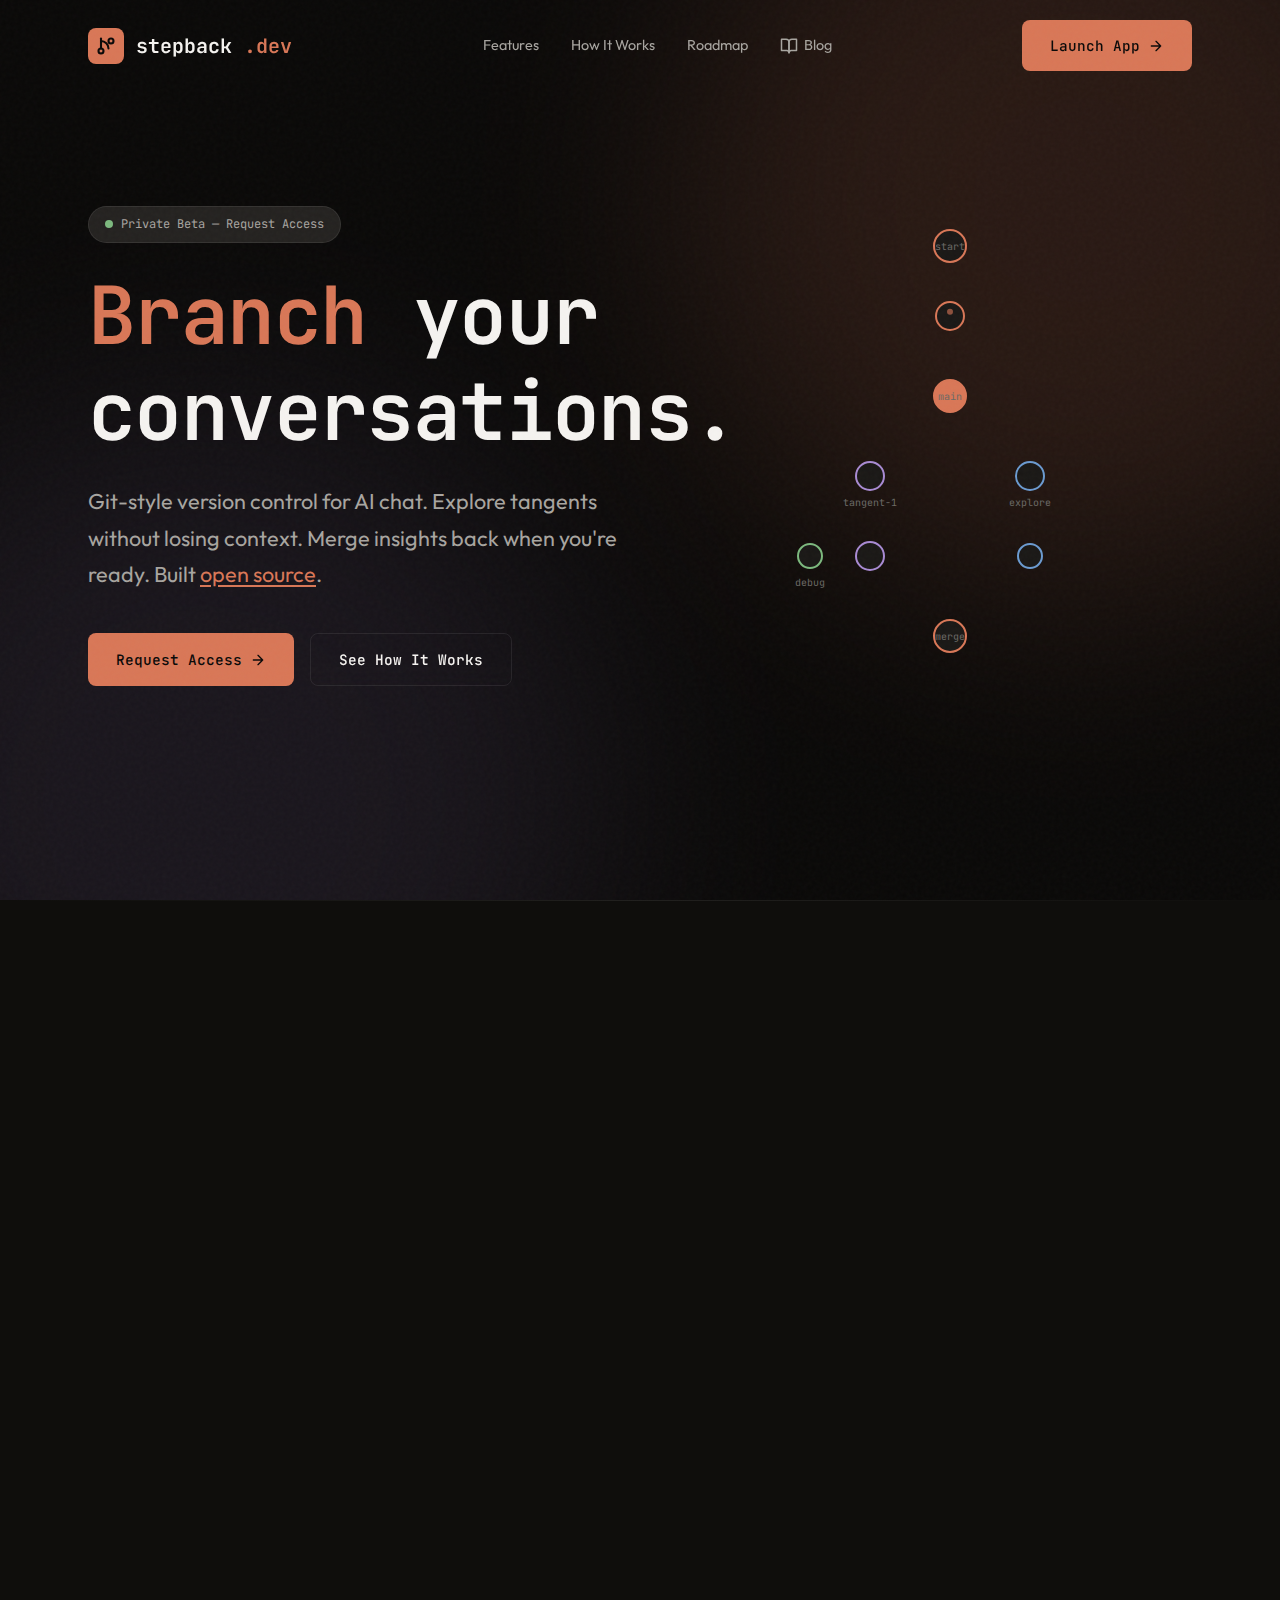
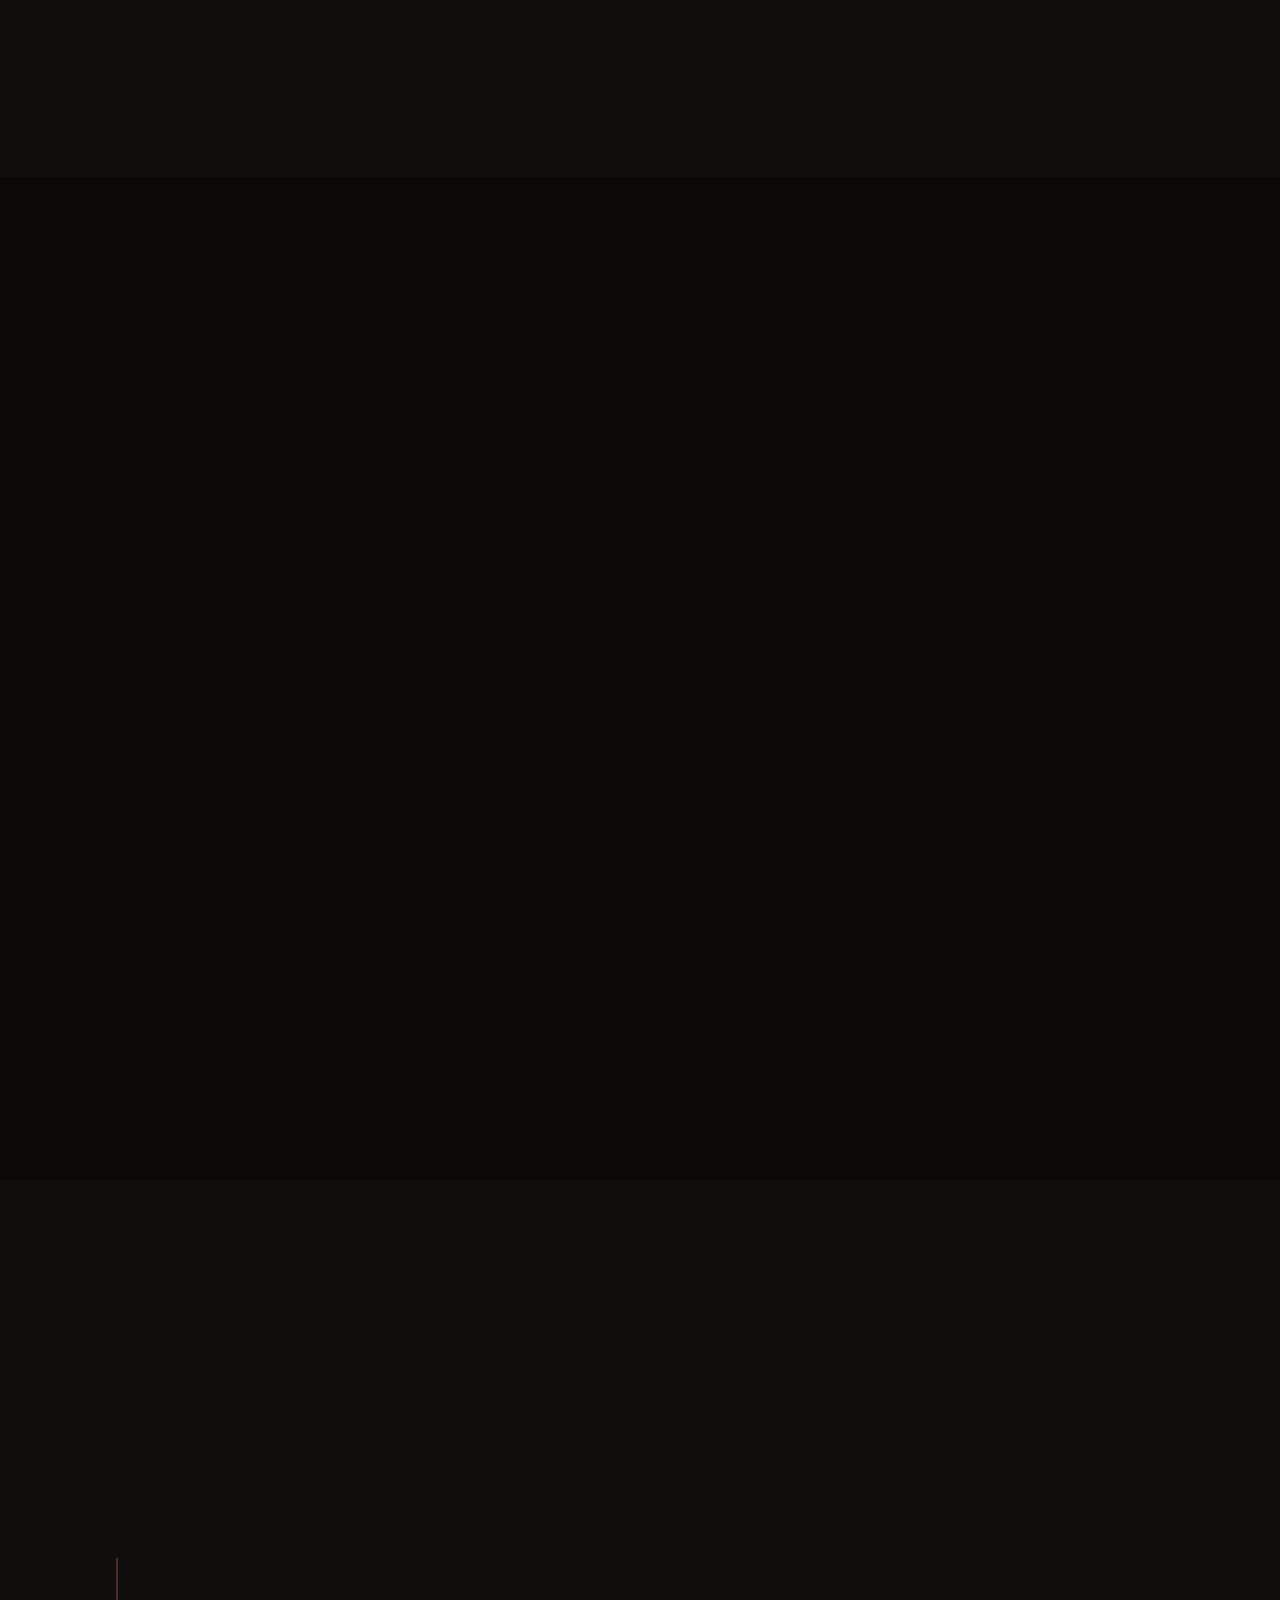
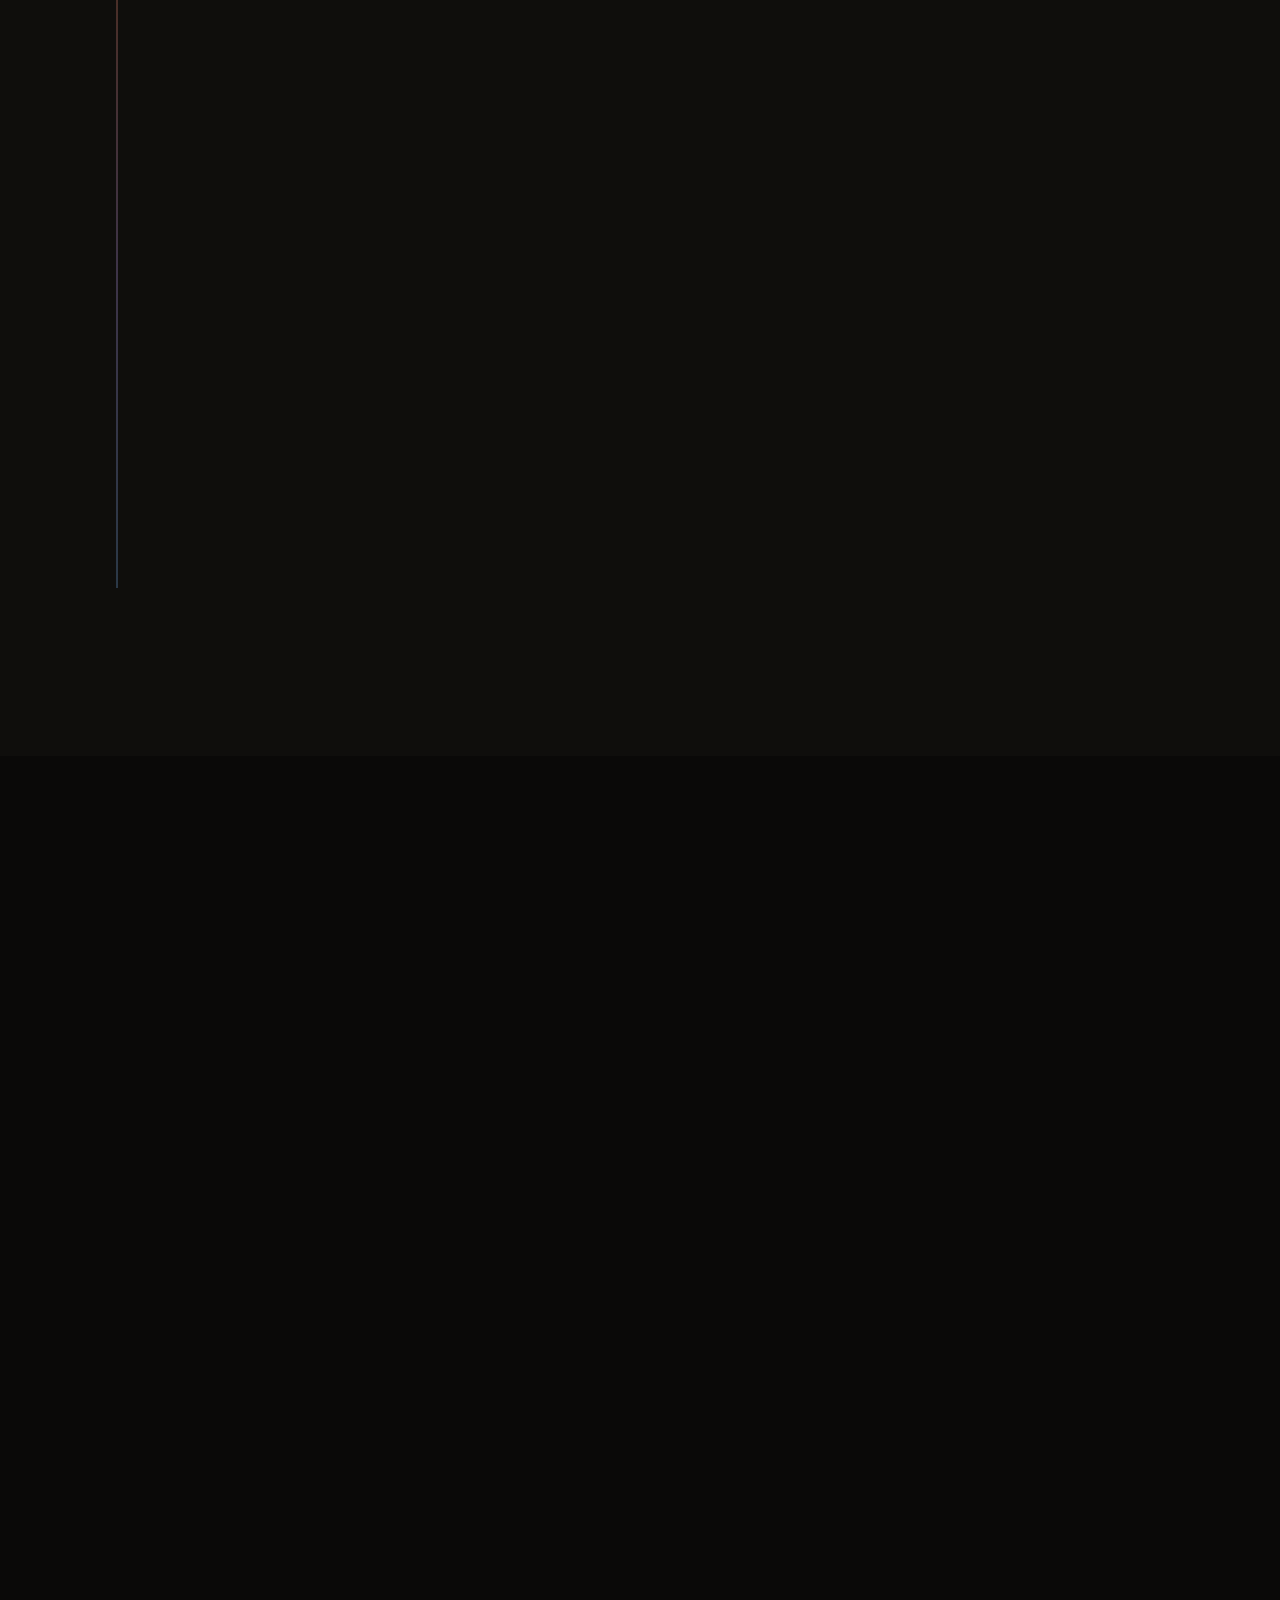
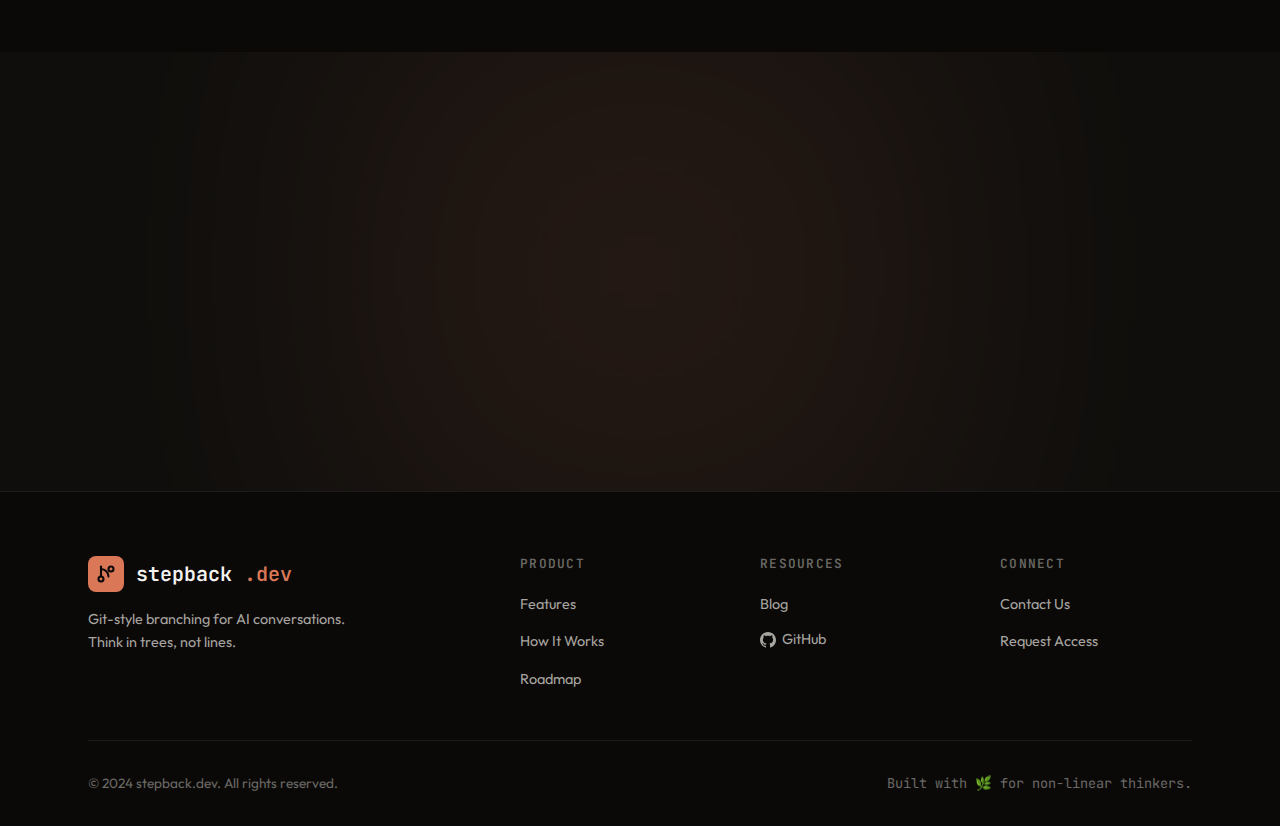
<file: index.html>
<!DOCTYPE html>
<html lang="en">
<head>
  <meta charset="UTF-8">
  <meta name="viewport" content="width=device-width, initial-scale=1.0">
  <title>stepback.dev — Git-Style Conversational AI</title>

  <!-- SEO -->
  <meta name="description" content="Branch your AI conversations like git branches. Explore tangents, maintain context, merge insights back.">
  <meta name="keywords" content="AI chat, branching conversations, git-style, context management, LLM interface">

  <!-- Open Graph -->
  <meta property="og:title" content="stepback.dev — Branch Your Conversations">
  <meta property="og:description" content="Git-style version control for AI chat. Never lose context again.">
  <meta property="og:image" content="https://stepback.dev/assets/images/og-image.png">
  <meta property="og:url" content="https://stepback.dev">
  <meta property="og:type" content="website">

  <!-- Twitter Card -->
  <meta name="twitter:card" content="summary_large_image">
  <meta name="twitter:title" content="stepback.dev">
  <meta name="twitter:description" content="Git-style branching for AI conversations.">
  <meta name="twitter:image" content="https://stepback.dev/assets/images/og-image.png">

  <!-- Favicon -->
  <link rel="icon" href="/favicon.ico">
  <link rel="apple-touch-icon" href="/assets/images/logo.svg">

  <!-- Fonts -->
  <link rel="preconnect" href="https://fonts.googleapis.com">
  <link rel="preconnect" href="https://fonts.gstatic.com" crossorigin>
  <link href="https://fonts.googleapis.com/css2?family=JetBrains+Mono:wght@400;500;600;700&family=Outfit:wght@300;400;500;600;700&display=swap" rel="stylesheet">

  <!-- Styles -->
  <link rel="stylesheet" href="/css/styles.css">
</head>
<body>
  <!-- Navigation -->
  <nav id="nav">
    <div class="container">
      <div class="nav-inner">
        <a href="/" class="logo">
          <div class="logo-icon">
            <svg viewBox="0 0 24 24" fill="none" stroke-width="2.5" stroke-linecap="round" stroke-linejoin="round">
              <path d="M6 3v12"/>
              <circle cx="6" cy="18" r="3"/>
              <path d="M18 9a3 3 0 1 0 0-6 3 3 0 0 0 0 6z"/>
              <path d="M6 6a9 9 0 0 1 9 9"/>
            </svg>
          </div>
          stepback<span style="color: var(--primary)">.dev</span>
        </a>

        <ul class="nav-links">
          <li><a href="#features">Features</a></li>
          <li><a href="#how-it-works">How It Works</a></li>
          <li><a href="/roadmap.html">Roadmap</a></li>
          <li>
            <a href="/blog/">
              <svg viewBox="0 0 24 24" fill="none" stroke="currentColor" stroke-width="2" stroke-linecap="round" stroke-linejoin="round">
                <path d="M2 3h6a4 4 0 0 1 4 4v14a3 3 0 0 0-3-3H2z"/>
                <path d="M22 3h-6a4 4 0 0 0-4 4v14a3 3 0 0 1 3-3h7z"/>
              </svg>
              Blog
            </a>
          </li>
        </ul>

        <div class="nav-cta">
          <a href="/access.html" class="btn btn-primary cta-button" data-location="nav">
            Launch App
            <svg width="16" height="16" viewBox="0 0 24 24" fill="none" stroke="currentColor" stroke-width="2" stroke-linecap="round" stroke-linejoin="round">
              <path d="M5 12h14M12 5l7 7-7 7"/>
            </svg>
          </a>
        </div>

        <button class="mobile-toggle" aria-label="Toggle menu">
          <span></span>
          <span></span>
          <span></span>
        </button>
      </div>
    </div>
  </nav>

  <!-- Hero Section -->
  <section id="hero">
    <div class="hero-bg">
      <div class="hero-gradient hero-gradient-1"></div>
      <div class="hero-gradient hero-gradient-2"></div>
    </div>

    <div class="container">
      <div class="hero-content">
        <div class="hero-text">
          <div class="hero-badge">
            <span>Private Beta — Request Access</span>
          </div>

          <h1 class="hero-title">
            <span class="highlight">Branch</span> your<br>conversations.
          </h1>

          <p class="hero-subtitle">
            Git-style version control for AI chat. Explore tangents without losing context. Merge insights back when you're ready. Built <a href="https://github.com/parzival1l/stepback.dev" class="text-link" target="_blank" rel="noopener">open source</a>.
          </p>

          <div class="hero-actions">
            <a href="/access.html" class="btn btn-primary cta-button" data-location="hero">
              Request Access
              <svg width="16" height="16" viewBox="0 0 24 24" fill="none" stroke="currentColor" stroke-width="2" stroke-linecap="round" stroke-linejoin="round">
                <path d="M5 12h14M12 5l7 7-7 7"/>
              </svg>
            </a>
            <a href="#how-it-works" class="btn btn-secondary">
              See How It Works
            </a>
          </div>
        </div>

        <div class="hero-visual">
          <div class="tree-container">
            <svg class="tree-svg" viewBox="0 0 400 500" fill="none">
              <!-- Connection lines -->
              <path class="tree-path" d="M200 50 L200 120" stroke="var(--primary)" stroke-width="2" style="animation-delay: 0s"/>
              <path class="tree-path" d="M200 120 L200 200" stroke="var(--primary)" stroke-width="2" style="animation-delay: 0.2s"/>
              <path class="tree-path" d="M200 200 L120 280" stroke="var(--accent-purple)" stroke-width="2" style="animation-delay: 0.4s"/>
              <path class="tree-path" d="M200 200 L280 280" stroke="var(--accent-blue)" stroke-width="2" style="animation-delay: 0.4s"/>
              <path class="tree-path" d="M120 280 L120 360" stroke="var(--accent-purple)" stroke-width="2" style="animation-delay: 0.6s"/>
              <path class="tree-path" d="M120 280 L60 360" stroke="var(--accent-green)" stroke-width="2" style="animation-delay: 0.6s"/>
              <path class="tree-path" d="M280 280 L280 360" stroke="var(--accent-blue)" stroke-width="2" style="animation-delay: 0.6s"/>
              <path class="tree-path" d="M120 360 L200 440" stroke="var(--primary)" stroke-width="2" stroke-dasharray="4 4" style="animation-delay: 0.8s"/>

              <!-- Nodes -->
              <g class="tree-node" style="animation: fadeIn 0.5s ease-out 0.1s both">
                <circle class="node-circle" cx="200" cy="50" r="16" fill="var(--bg-elevated)" stroke="var(--primary)" stroke-width="2"/>
                <text class="node-label" x="200" y="54" text-anchor="middle">start</text>
              </g>

              <g class="tree-node" style="animation: fadeIn 0.5s ease-out 0.3s both">
                <circle class="node-circle" cx="200" cy="120" r="14" fill="var(--bg-elevated)" stroke="var(--primary)" stroke-width="2"/>
              </g>

              <g class="tree-node" style="animation: fadeIn 0.5s ease-out 0.5s both">
                <circle class="node-circle" cx="200" cy="200" r="16" fill="var(--primary)" stroke="var(--primary)" stroke-width="2"/>
                <text class="node-label" x="200" y="204" text-anchor="middle" fill="var(--bg-deep)">main</text>
              </g>

              <g class="tree-node" style="animation: fadeIn 0.5s ease-out 0.7s both">
                <circle class="node-circle" cx="120" cy="280" r="14" fill="var(--bg-elevated)" stroke="var(--accent-purple)" stroke-width="2"/>
                <text class="node-label" x="120" y="310" text-anchor="middle">tangent-1</text>
              </g>

              <g class="tree-node" style="animation: fadeIn 0.5s ease-out 0.7s both">
                <circle class="node-circle" cx="280" cy="280" r="14" fill="var(--bg-elevated)" stroke="var(--accent-blue)" stroke-width="2"/>
                <text class="node-label" x="280" y="310" text-anchor="middle">explore</text>
              </g>

              <g class="tree-node" style="animation: fadeIn 0.5s ease-out 0.9s both">
                <circle class="node-circle" cx="60" cy="360" r="12" fill="var(--bg-elevated)" stroke="var(--accent-green)" stroke-width="2"/>
                <text class="node-label" x="60" y="390" text-anchor="middle">debug</text>
              </g>

              <g class="tree-node" style="animation: fadeIn 0.5s ease-out 0.9s both">
                <circle class="node-circle" cx="120" cy="360" r="14" fill="var(--bg-elevated)" stroke="var(--accent-purple)" stroke-width="2"/>
              </g>

              <g class="tree-node" style="animation: fadeIn 0.5s ease-out 0.9s both">
                <circle class="node-circle" cx="280" cy="360" r="12" fill="var(--bg-elevated)" stroke="var(--accent-blue)" stroke-width="2"/>
              </g>

              <g class="tree-node" style="animation: fadeIn 0.5s ease-out 1.1s both">
                <circle class="node-circle" cx="200" cy="440" r="16" fill="var(--bg-elevated)" stroke="var(--primary)" stroke-width="2"/>
                <text class="node-label" x="200" y="444" text-anchor="middle">merge</text>
              </g>

              <!-- Floating particles -->
              <circle r="3" fill="var(--primary)" opacity="0.6" style="animation: float 3s ease-in-out infinite">
                <animateMotion dur="4s" repeatCount="indefinite" path="M200,50 L200,200 L120,280 L120,360"/>
              </circle>
            </svg>
          </div>
        </div>
      </div>
    </div>
  </section>

  <!-- Problem/Solution Section -->
  <section id="problem">
    <div class="container">
      <div class="problem-grid">
        <div class="problem-content animate-on-scroll">
          <h2>Linear chat is a<br><span class="strike">dead end</span>.</h2>

          <ul class="problem-list">
            <li>
              <svg class="problem-icon" viewBox="0 0 24 24" fill="none" stroke="currentColor" stroke-width="2" stroke-linecap="round" stroke-linejoin="round">
                <circle cx="12" cy="12" r="10"/>
                <path d="M12 6v6l4 2"/>
              </svg>
              <p class="problem-text">
                <strong>Ask a side question?</strong><br>
                Your main context gets derailed.
              </p>
            </li>
            <li>
              <svg class="problem-icon" viewBox="0 0 24 24" fill="none" stroke="currentColor" stroke-width="2" stroke-linecap="round" stroke-linejoin="round">
                <path d="M9 18l6-6-6-6"/>
              </svg>
              <p class="problem-text">
                <strong>Want to explore "what if"?</strong><br>
                You're forced to start a new chat.
              </p>
            </li>
            <li>
              <svg class="problem-icon" viewBox="0 0 24 24" fill="none" stroke="currentColor" stroke-width="2" stroke-linecap="round" stroke-linejoin="round">
                <circle cx="12" cy="12" r="10"/>
                <path d="M16 16s-1.5-2-4-2-4 2-4 2"/>
                <line x1="9" y1="9" x2="9.01" y2="9"/>
                <line x1="15" y1="9" x2="15.01" y2="9"/>
              </svg>
              <p class="problem-text">
                <strong>Debugging a tangent?</strong><br>
                Good luck finding your way back.
              </p>
            </li>
          </ul>
        </div>

        <div class="comparison-visual animate-on-scroll stagger-2">
          <div class="comparison-box linear-chat">
            <span class="comparison-label">Linear Chat</span>
            <div class="chat-messages">
              <div class="chat-msg user">How do I optimize this SQL query?</div>
              <div class="chat-msg ai">You could add an index on the user_id column...</div>
              <div class="chat-msg user">Wait, what's an index again?</div>
              <div class="chat-msg ai derailed">An index is a data structure that...</div>
              <div class="chat-msg user derailed">Actually, back to the query...</div>
            </div>
          </div>

          <div class="comparison-box branching-chat">
            <span class="comparison-label">stepback.dev</span>
            <div class="chat-messages">
              <div class="chat-msg user">How do I optimize this SQL query?</div>
              <div class="chat-msg ai">You could add an index on the user_id column...</div>
              <div class="branch-indicator">
                <svg width="14" height="14" viewBox="0 0 24 24" fill="none" stroke="currentColor" stroke-width="2.5">
                  <path d="M6 3v12M18 9a3 3 0 1 0 0-6 3 3 0 0 0 0 6zM6 21a3 3 0 1 0 0-6 3 3 0 0 0 0 6zM18 9a9 9 0 0 1-9 9"/>
                </svg>
                Branch: "What's an index?"
              </div>
              <div class="chat-msg user">Can you show me the optimized query?</div>
            </div>
          </div>
        </div>
      </div>
    </div>
  </section>

  <!-- Features Section -->
  <section id="features">
    <div class="container">
      <div class="section-header animate-on-scroll">
        <span class="section-label">Features</span>
        <h2>Think in branches.<br>Work in branches.</h2>
        <p>Built for developers who understand that great ideas rarely follow a straight line.</p>
      </div>

      <div class="features-grid">
        <div class="glass-card feature-card animate-on-scroll stagger-1">
          <div class="feature-icon">
            <svg viewBox="0 0 24 24" fill="none" stroke-width="2" stroke-linecap="round" stroke-linejoin="round">
              <path d="M6 3v12"/>
              <circle cx="6" cy="18" r="3"/>
              <path d="M18 9a3 3 0 1 0 0-6 3 3 0 0 0 0 6z"/>
              <path d="M6 6a9 9 0 0 1 9 9"/>
            </svg>
          </div>
          <h3>Branch Anywhere</h3>
          <p>Click any message to create a new path. Your original conversation stays exactly where you left it.</p>
        </div>

        <div class="glass-card feature-card animate-on-scroll stagger-2">
          <div class="feature-icon">
            <svg viewBox="0 0 24 24" fill="none" stroke-width="2" stroke-linecap="round" stroke-linejoin="round">
              <path d="M12 22s8-4 8-10V5l-8-3-8 3v7c0 6 8 10 8 10z"/>
            </svg>
          </div>
          <h3>Isolated Context</h3>
          <p>Each branch maintains its own context window. Experiment freely without polluting your main thread.</p>
        </div>

        <div class="glass-card feature-card animate-on-scroll stagger-3">
          <div class="feature-icon">
            <svg viewBox="0 0 24 24" fill="none" stroke-width="2" stroke-linecap="round" stroke-linejoin="round">
              <circle cx="12" cy="12" r="3"/>
              <circle cx="4" cy="4" r="2"/>
              <circle cx="20" cy="4" r="2"/>
              <circle cx="4" cy="20" r="2"/>
              <circle cx="20" cy="20" r="2"/>
              <path d="M6 6l4.5 4.5M13.5 13.5L18 18M6 18l4.5-4.5M13.5 10.5L18 6"/>
            </svg>
          </div>
          <h3>Visual Navigation</h3>
          <p>See your entire conversation tree in an interactive graph. Jump to any point with a single click.</p>
        </div>

        <div class="glass-card feature-card animate-on-scroll stagger-4">
          <div class="feature-icon">
            <svg viewBox="0 0 24 24" fill="none" stroke-width="2" stroke-linecap="round" stroke-linejoin="round">
              <path d="M18 21a3 3 0 1 0 0-6 3 3 0 0 0 0 6z"/>
              <path d="M6 9a3 3 0 1 0 0-6 3 3 0 0 0 0 6z"/>
              <path d="M6 21V9M18 15V3"/>
              <path d="M6 12h12"/>
            </svg>
          </div>
          <h3>Merge & Synthesize</h3>
          <p>Found the answer in a side-quest? Summarize the branch and inject insights back into your main flow.</p>
        </div>
      </div>
    </div>
  </section>

  <!-- How It Works Section -->
  <section id="how-it-works">
    <div class="container">
      <div class="section-header animate-on-scroll">
        <span class="section-label">How It Works</span>
        <h2>From linear to limitless<br>in three steps.</h2>
      </div>

      <div class="steps-container">
        <div class="step animate-on-scroll">
          <div class="step-number">1</div>
          <div class="step-content">
            <h3>Start a conversation</h3>
            <p>Begin like any AI chat. Ask questions, get responses. The interface is familiar — until you need more.</p>
          </div>
          <div class="step-visual">
            <svg viewBox="0 0 200 80" fill="none">
              <rect x="10" y="10" width="120" height="24" rx="4" fill="var(--primary-dim)" opacity="0.5"/>
              <rect x="70" y="46" width="120" height="24" rx="4" fill="var(--bg-surface)"/>
            </svg>
          </div>
        </div>

        <div class="step animate-on-scroll">
          <div class="step-number">2</div>
          <div class="step-content">
            <h3>Branch when needed</h3>
            <p>Hit a tangent? Click to branch off. Your main thread is preserved while you explore freely.</p>
          </div>
          <div class="step-visual">
            <svg viewBox="0 0 200 80" fill="none">
              <circle cx="40" cy="40" r="8" fill="var(--primary)"/>
              <path d="M48 40 H80" stroke="var(--primary)" stroke-width="2"/>
              <circle cx="88" cy="40" r="6" fill="var(--bg-surface)" stroke="var(--primary)" stroke-width="2"/>
              <path d="M94 40 H120" stroke="var(--primary)" stroke-width="2"/>
              <path d="M88 46 L88 60 L130 60" stroke="var(--accent-purple)" stroke-width="2"/>
              <circle cx="138" cy="60" r="6" fill="var(--bg-surface)" stroke="var(--accent-purple)" stroke-width="2"/>
              <circle cx="128" cy="40" r="6" fill="var(--bg-surface)" stroke="var(--primary)" stroke-width="2"/>
            </svg>
          </div>
        </div>

        <div class="step animate-on-scroll">
          <div class="step-number">3</div>
          <div class="step-content">
            <h3>Navigate & merge</h3>
            <p>Switch between branches instantly. When you find what you need, merge it back to your main path.</p>
          </div>
          <div class="step-visual">
            <svg viewBox="0 0 200 80" fill="none">
              <circle cx="30" cy="40" r="8" fill="var(--primary)"/>
              <path d="M38 40 H60" stroke="var(--primary)" stroke-width="2"/>
              <circle cx="68" cy="40" r="6" fill="var(--bg-surface)" stroke="var(--primary)" stroke-width="2"/>
              <path d="M68 46 L68 60 L100 60" stroke="var(--accent-purple)" stroke-width="2"/>
              <circle cx="108" cy="60" r="6" fill="var(--bg-surface)" stroke="var(--accent-purple)" stroke-width="2"/>
              <path d="M74 40 H100" stroke="var(--primary)" stroke-width="2"/>
              <circle cx="108" cy="40" r="6" fill="var(--bg-surface)" stroke="var(--primary)" stroke-width="2"/>
              <path d="M108 54 L108 46" stroke="var(--accent-green)" stroke-width="2" stroke-dasharray="3 2"/>
              <path d="M114 40 H140" stroke="var(--primary)" stroke-width="2"/>
              <circle cx="148" cy="40" r="8" fill="var(--accent-green)"/>
              <text x="148" y="44" text-anchor="middle" fill="var(--bg-deep)" font-size="8" font-family="var(--font-display)">✓</text>
            </svg>
          </div>
        </div>
      </div>
    </div>
  </section>

  <!-- Tech Section -->
  <section id="tech">
    <div class="container">
      <div class="tech-grid">
        <div class="tech-content animate-on-scroll">
          <span class="section-label">For Developers</span>
          <h2>Built by developers,<br>for developers.</h2>
          <p>Every message is a node. Every node knows its parent. Context is rebuilt dynamically from the path array — no expensive graph traversals.</p>

          <div class="tech-stack">
            <div class="tech-item">
              <div class="tech-item-icon">⚛️</div>
              <div class="tech-item-text">
                <div class="tech-item-label">Frontend</div>
                <div class="tech-item-value">React 19 + ReactFlow + Zustand</div>
              </div>
            </div>
            <div class="tech-item">
              <div class="tech-item-icon">🐍</div>
              <div class="tech-item-text">
                <div class="tech-item-label">Backend</div>
                <div class="tech-item-value">FastAPI (async Python)</div>
              </div>
            </div>
            <div class="tech-item">
              <div class="tech-item-icon">🍃</div>
              <div class="tech-item-text">
                <div class="tech-item-label">Database</div>
                <div class="tech-item-value">MongoDB + Beanie ODM</div>
              </div>
            </div>
            <div class="tech-item">
              <div class="tech-item-icon">✨</div>
              <div class="tech-item-text">
                <div class="tech-item-label">AI Engine</div>
                <div class="tech-item-value">Google Gemini 2.5 Flash, GPT 120B OSS, and more — slowly rolling out multiple providers</div>
              </div>
            </div>
          </div>
        </div>

        <div class="code-block animate-on-scroll stagger-2">
          <div class="code-header">
            <span class="code-dot red"></span>
            <span class="code-dot yellow"></span>
            <span class="code-dot green"></span>
          </div>
          <div class="code-content">
            <span class="comment">// Every node knows its lineage</span><br>
            <span class="keyword">interface</span> <span class="value">ConversationNode</span> {<br>
            &nbsp;&nbsp;<span class="property">id</span>: <span class="keyword">string</span>;<br>
            &nbsp;&nbsp;<span class="property">parent_id</span>: <span class="keyword">string</span> | <span class="keyword">null</span>;<br>
            &nbsp;&nbsp;<span class="property">path</span>: <span class="keyword">string</span>[];<br>
            &nbsp;&nbsp;<span class="property">content</span>: <span class="keyword">string</span>;<br>
            &nbsp;&nbsp;<span class="property">role</span>: <span class="string">"user"</span> | <span class="string">"assistant"</span>;<br>
            }<br><br>
            <span class="comment">// Context rebuilt in O(1) lookups</span><br>
            <span class="keyword">const</span> <span class="value">getContext</span> = (<span class="property">node</span>) =><br>
            &nbsp;&nbsp;node.<span class="property">path</span>.<span class="value">map</span>(<span class="property">id</span> => nodes[<span class="property">id</span>]);
          </div>
        </div>
      </div>
    </div>
  </section>

  <!-- CTA Section -->
  <section id="cta">
    <div class="cta-glow"></div>
    <div class="container">
      <div class="cta-content animate-on-scroll">
        <h2>Ready to branch out?</h2>
        <p>We're currently in private beta, rolling out access gradually. Request access or reach out to tell us about your needs.</p>
        <div class="cta-actions">
          <a href="/access.html" class="btn btn-primary cta-button" data-location="bottom">
            Request Access
            <svg width="16" height="16" viewBox="0 0 24 24" fill="none" stroke="currentColor" stroke-width="2" stroke-linecap="round" stroke-linejoin="round">
              <path d="M5 12h14M12 5l7 7-7 7"/>
            </svg>
          </a>
        </div>
      </div>
    </div>
  </section>

  <!-- Footer -->
  <footer id="footer">
    <div class="container">
      <div class="footer-grid">
        <div class="footer-brand">
          <a href="/" class="logo">
            <div class="logo-icon">
              <svg viewBox="0 0 24 24" fill="none" stroke-width="2.5" stroke-linecap="round" stroke-linejoin="round">
                <path d="M6 3v12"/>
                <circle cx="6" cy="18" r="3"/>
                <path d="M18 9a3 3 0 1 0 0-6 3 3 0 0 0 0 6z"/>
                <path d="M6 6a9 9 0 0 1 9 9"/>
              </svg>
            </div>
            stepback<span style="color: var(--primary)">.dev</span>
          </a>
          <p>Git-style branching for AI conversations. Think in trees, not lines.</p>
        </div>

        <div class="footer-column">
          <h4>Product</h4>
          <ul>
            <li><a href="#features">Features</a></li>
            <li><a href="#how-it-works">How It Works</a></li>
            <li><a href="/roadmap.html">Roadmap</a></li>
          </ul>
        </div>

        <div class="footer-column">
          <h4>Resources</h4>
          <ul>
            <li><a href="/blog/">Blog</a></li>
            <li>
              <a href="https://github.com/parzival1l/stepback.dev" target="_blank" rel="noopener">
                <svg viewBox="0 0 24 24" fill="currentColor">
                  <path d="M12 0c-6.626 0-12 5.373-12 12 0 5.302 3.438 9.8 8.207 11.387.599.111.793-.261.793-.577v-2.234c-3.338.726-4.033-1.416-4.033-1.416-.546-1.387-1.333-1.756-1.333-1.756-1.089-.745.083-.729.083-.729 1.205.084 1.839 1.237 1.839 1.237 1.07 1.834 2.807 1.304 3.492.997.107-.775.418-1.305.762-1.604-2.665-.305-5.467-1.334-5.467-5.931 0-1.311.469-2.381 1.236-3.221-.124-.303-.535-1.524.117-3.176 0 0 1.008-.322 3.301 1.23.957-.266 1.983-.399 3.003-.404 1.02.005 2.047.138 3.006.404 2.291-1.552 3.297-1.23 3.297-1.23.653 1.653.242 2.874.118 3.176.77.84 1.235 1.911 1.235 3.221 0 4.609-2.807 5.624-5.479 5.921.43.372.823 1.102.823 2.222v3.293c0 .319.192.694.801.576 4.765-1.589 8.199-6.086 8.199-11.386 0-6.627-5.373-12-12-12z"/>
                </svg>
                GitHub
              </a>
            </li>
          </ul>
        </div>

        <div class="footer-column">
          <h4>Connect</h4>
          <ul>
            <li><a href="mailto:hello@stepback.dev">Contact Us</a></li>
            <li><a href="/access.html">Request Access</a></li>
          </ul>
        </div>
      </div>

      <div class="footer-bottom">
        <p class="footer-copyright">© 2024 stepback.dev. All rights reserved.</p>
        <p class="footer-tagline">Built with 🌿 for non-linear thinkers.</p>
      </div>
    </div>
  </footer>

  <!-- Scripts -->
  <script src="/js/main.js" defer></script>
</body>
</html>
</file>
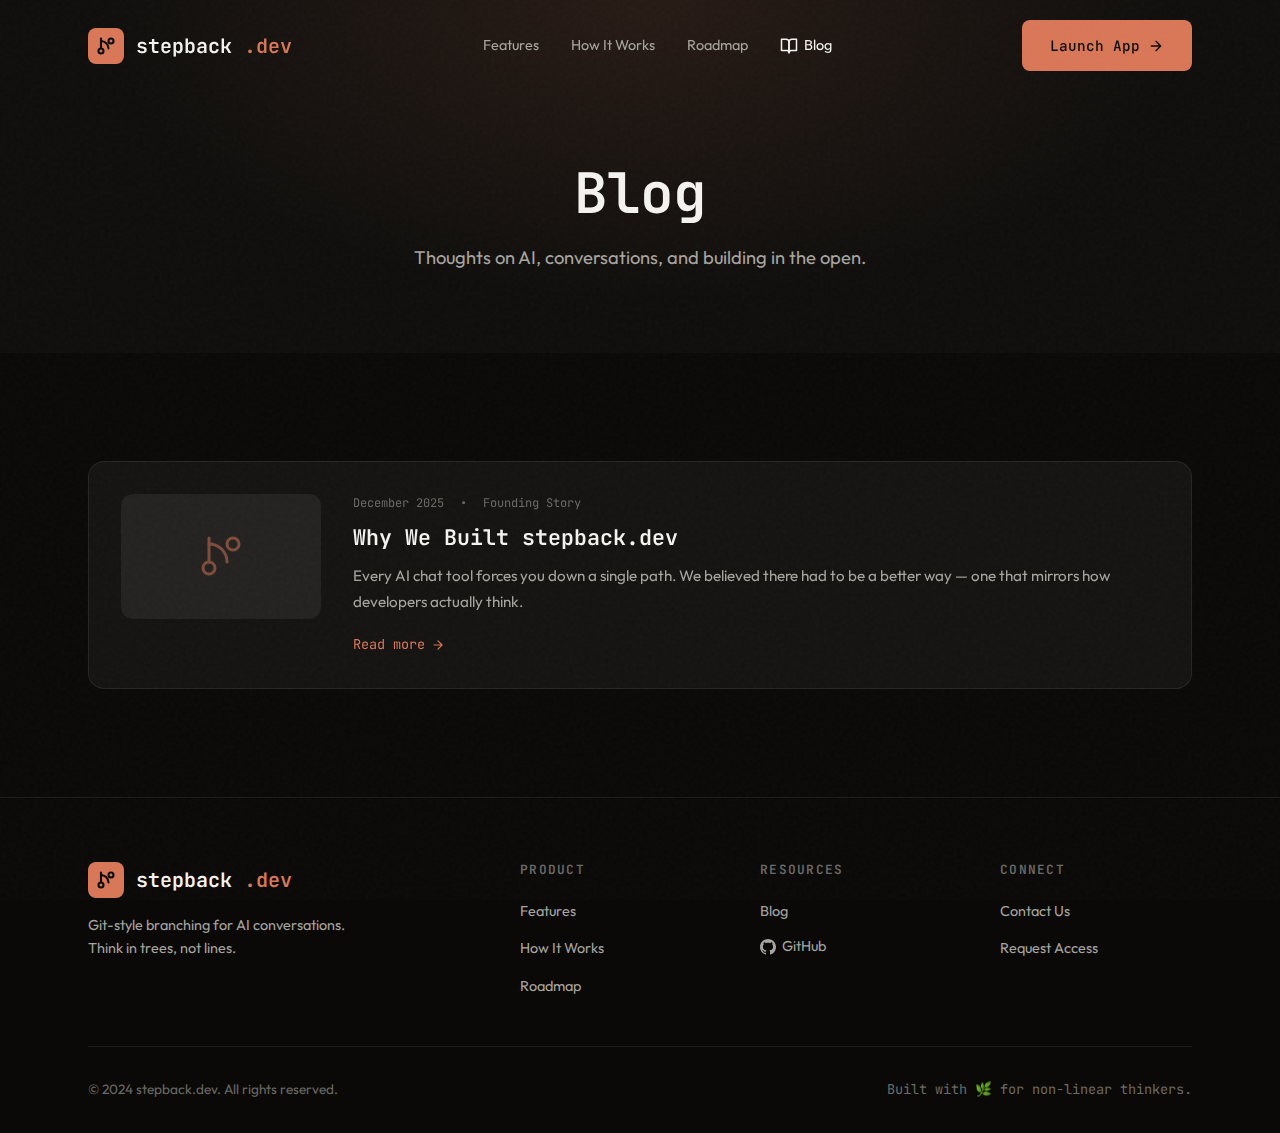
<file: blog/index.html>
<!DOCTYPE html>
<html lang="en">
<head>
  <meta charset="UTF-8">
  <meta name="viewport" content="width=device-width, initial-scale=1.0">
  <title>Blog — stepback.dev</title>

  <!-- SEO -->
  <meta name="description" content="Thoughts on AI, conversations, and building in the open. The stepback.dev blog.">

  <!-- Open Graph -->
  <meta property="og:title" content="Blog — stepback.dev">
  <meta property="og:description" content="Thoughts on AI, conversations, and building in the open.">
  <meta property="og:url" content="https://stepback.dev/blog">
  <meta property="og:type" content="website">

  <!-- Favicon -->
  <link rel="icon" href="/favicon.ico">

  <!-- Fonts -->
  <link rel="preconnect" href="https://fonts.googleapis.com">
  <link rel="preconnect" href="https://fonts.gstatic.com" crossorigin>
  <link href="https://fonts.googleapis.com/css2?family=JetBrains+Mono:wght@400;500;600;700&family=Outfit:wght@300;400;500;600;700&display=swap" rel="stylesheet">

  <!-- Styles -->
  <link rel="stylesheet" href="/css/styles.css">
</head>
<body>
  <!-- Navigation -->
  <nav id="nav">
    <div class="container">
      <div class="nav-inner">
        <a href="/" class="logo">
          <div class="logo-icon">
            <svg viewBox="0 0 24 24" fill="none" stroke-width="2.5" stroke-linecap="round" stroke-linejoin="round">
              <path d="M6 3v12"/>
              <circle cx="6" cy="18" r="3"/>
              <path d="M18 9a3 3 0 1 0 0-6 3 3 0 0 0 0 6z"/>
              <path d="M6 6a9 9 0 0 1 9 9"/>
            </svg>
          </div>
          stepback<span style="color: var(--primary)">.dev</span>
        </a>

        <ul class="nav-links">
          <li><a href="/#features">Features</a></li>
          <li><a href="/#how-it-works">How It Works</a></li>
          <li><a href="/roadmap.html">Roadmap</a></li>
          <li>
            <a href="/blog/" style="color: var(--text-primary);">
              <svg viewBox="0 0 24 24" fill="none" stroke="currentColor" stroke-width="2" stroke-linecap="round" stroke-linejoin="round">
                <path d="M2 3h6a4 4 0 0 1 4 4v14a3 3 0 0 0-3-3H2z"/>
                <path d="M22 3h-6a4 4 0 0 0-4 4v14a3 3 0 0 1 3-3h7z"/>
              </svg>
              Blog
            </a>
          </li>
        </ul>

        <div class="nav-cta">
          <a href="/access.html" class="btn btn-primary cta-button" data-location="nav">
            Launch App
            <svg width="16" height="16" viewBox="0 0 24 24" fill="none" stroke="currentColor" stroke-width="2" stroke-linecap="round" stroke-linejoin="round">
              <path d="M5 12h14M12 5l7 7-7 7"/>
            </svg>
          </a>
        </div>

        <button class="mobile-toggle" aria-label="Toggle menu">
          <span></span>
          <span></span>
          <span></span>
        </button>
      </div>
    </div>
  </nav>

  <!-- Page Header -->
  <header class="page-header">
    <div class="container">
      <h1>Blog</h1>
      <p>Thoughts on AI, conversations, and building in the open.</p>
    </div>
  </header>

  <!-- Blog List -->
  <section style="padding-bottom: var(--section-padding);">
    <div class="container">
      <div class="blog-list">

        <!-- Blog Post 1 -->
        <article class="glass-card blog-card animate-on-scroll">
          <div class="blog-card-image">
            <svg viewBox="0 0 24 24" fill="none" stroke-width="1.5" stroke-linecap="round" stroke-linejoin="round">
              <path d="M6 3v12"/>
              <circle cx="6" cy="18" r="3"/>
              <path d="M18 9a3 3 0 1 0 0-6 3 3 0 0 0 0 6z"/>
              <path d="M6 6a9 9 0 0 1 9 9"/>
            </svg>
          </div>
          <div class="blog-card-content">
            <div class="blog-card-meta">
              <span>December 2025</span>
              <span>•</span>
              <span>Founding Story</span>
            </div>
            <h3><a href="/blog/why-stepback-was-founded.html">Why We Built stepback.dev</a></h3>
            <p class="blog-card-excerpt">
              Every AI chat tool forces you down a single path. We believed there had to be a better way — one that mirrors how developers actually think.
            </p>
            <a href="/blog/why-stepback-was-founded.html" class="blog-card-link">
              Read more
              <svg width="14" height="14" viewBox="0 0 24 24" fill="none" stroke="currentColor" stroke-width="2" stroke-linecap="round" stroke-linejoin="round">
                <path d="M5 12h14M12 5l7 7-7 7"/>
              </svg>
            </a>
          </div>
        </article>

        <!-- More posts will go here -->

      </div>
    </div>
  </section>

  <!-- Footer -->
  <footer id="footer">
    <div class="container">
      <div class="footer-grid">
        <div class="footer-brand">
          <a href="/" class="logo">
            <div class="logo-icon">
              <svg viewBox="0 0 24 24" fill="none" stroke-width="2.5" stroke-linecap="round" stroke-linejoin="round">
                <path d="M6 3v12"/>
                <circle cx="6" cy="18" r="3"/>
                <path d="M18 9a3 3 0 1 0 0-6 3 3 0 0 0 0 6z"/>
                <path d="M6 6a9 9 0 0 1 9 9"/>
              </svg>
            </div>
            stepback<span style="color: var(--primary)">.dev</span>
          </a>
          <p>Git-style branching for AI conversations. Think in trees, not lines.</p>
        </div>

        <div class="footer-column">
          <h4>Product</h4>
          <ul>
            <li><a href="/#features">Features</a></li>
            <li><a href="/#how-it-works">How It Works</a></li>
            <li><a href="/roadmap.html">Roadmap</a></li>
          </ul>
        </div>

        <div class="footer-column">
          <h4>Resources</h4>
          <ul>
            <li><a href="/blog/">Blog</a></li>
            <li>
              <a href="https://github.com/parzival1l/stepback.dev" target="_blank" rel="noopener">
                <svg viewBox="0 0 24 24" fill="currentColor">
                  <path d="M12 0c-6.626 0-12 5.373-12 12 0 5.302 3.438 9.8 8.207 11.387.599.111.793-.261.793-.577v-2.234c-3.338.726-4.033-1.416-4.033-1.416-.546-1.387-1.333-1.756-1.333-1.756-1.089-.745.083-.729.083-.729 1.205.084 1.839 1.237 1.839 1.237 1.07 1.834 2.807 1.304 3.492.997.107-.775.418-1.305.762-1.604-2.665-.305-5.467-1.334-5.467-5.931 0-1.311.469-2.381 1.236-3.221-.124-.303-.535-1.524.117-3.176 0 0 1.008-.322 3.301 1.23.957-.266 1.983-.399 3.003-.404 1.02.005 2.047.138 3.006.404 2.291-1.552 3.297-1.23 3.297-1.23.653 1.653.242 2.874.118 3.176.77.84 1.235 1.911 1.235 3.221 0 4.609-2.807 5.624-5.479 5.921.43.372.823 1.102.823 2.222v3.293c0 .319.192.694.801.576 4.765-1.589 8.199-6.086 8.199-11.386 0-6.627-5.373-12-12-12z"/>
                </svg>
                GitHub
              </a>
            </li>
          </ul>
        </div>

        <div class="footer-column">
          <h4>Connect</h4>
          <ul>
            <li><a href="mailto:hello@stepback.dev">Contact Us</a></li>
            <li><a href="/access.html">Request Access</a></li>
          </ul>
        </div>
      </div>

      <div class="footer-bottom">
        <p class="footer-copyright">© 2024 stepback.dev. All rights reserved.</p>
        <p class="footer-tagline">Built with 🌿 for non-linear thinkers.</p>
      </div>
    </div>
  </footer>

  <!-- Scripts -->
  <script src="/js/main.js" defer></script>
</body>
</html>
</file>
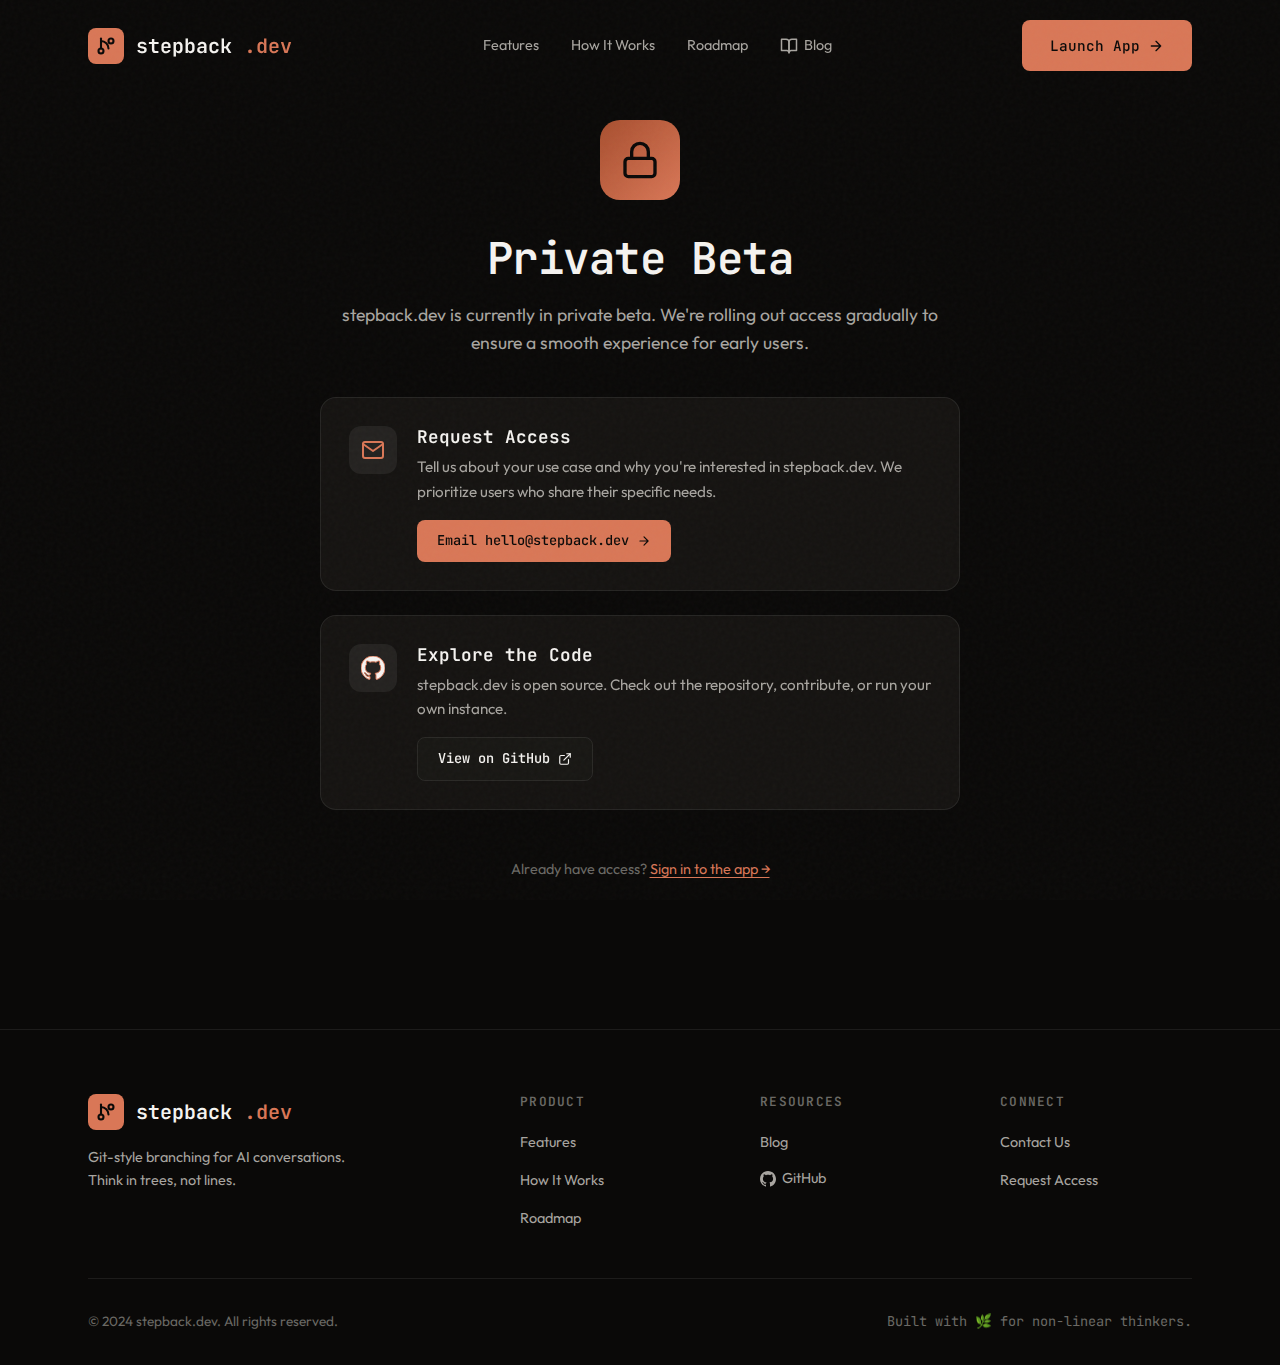
<file: access.html>
<!DOCTYPE html>
<html lang="en">
<head>
  <meta charset="UTF-8">
  <meta name="viewport" content="width=device-width, initial-scale=1.0">
  <title>Request Access — stepback.dev</title>

  <!-- SEO -->
  <meta name="description" content="Request access to stepback.dev private beta. Git-style branching for AI conversations.">

  <!-- Open Graph -->
  <meta property="og:title" content="Request Access — stepback.dev">
  <meta property="og:description" content="Join the private beta for git-style AI conversations.">
  <meta property="og:url" content="https://stepback.dev/access">
  <meta property="og:type" content="website">

  <!-- Favicon -->
  <link rel="icon" href="/favicon.ico">

  <!-- Fonts -->
  <link rel="preconnect" href="https://fonts.googleapis.com">
  <link rel="preconnect" href="https://fonts.gstatic.com" crossorigin>
  <link href="https://fonts.googleapis.com/css2?family=JetBrains+Mono:wght@400;500;600;700&family=Outfit:wght@300;400;500;600;700&display=swap" rel="stylesheet">

  <!-- Styles -->
  <link rel="stylesheet" href="/css/styles.css">
</head>
<body>
  <!-- Navigation -->
  <nav id="nav">
    <div class="container">
      <div class="nav-inner">
        <a href="/" class="logo">
          <div class="logo-icon">
            <svg viewBox="0 0 24 24" fill="none" stroke-width="2.5" stroke-linecap="round" stroke-linejoin="round">
              <path d="M6 3v12"/>
              <circle cx="6" cy="18" r="3"/>
              <path d="M18 9a3 3 0 1 0 0-6 3 3 0 0 0 0 6z"/>
              <path d="M6 6a9 9 0 0 1 9 9"/>
            </svg>
          </div>
          stepback<span style="color: var(--primary)">.dev</span>
        </a>

        <ul class="nav-links">
          <li><a href="/#features">Features</a></li>
          <li><a href="/#how-it-works">How It Works</a></li>
          <li><a href="/roadmap.html">Roadmap</a></li>
          <li>
            <a href="/blog/">
              <svg viewBox="0 0 24 24" fill="none" stroke="currentColor" stroke-width="2" stroke-linecap="round" stroke-linejoin="round">
                <path d="M2 3h6a4 4 0 0 1 4 4v14a3 3 0 0 0-3-3H2z"/>
                <path d="M22 3h-6a4 4 0 0 0-4 4v14a3 3 0 0 1 3-3h7z"/>
              </svg>
              Blog
            </a>
          </li>
        </ul>

        <div class="nav-cta">
          <a href="/access.html" class="btn btn-primary cta-button" data-location="nav">
            Launch App
            <svg width="16" height="16" viewBox="0 0 24 24" fill="none" stroke="currentColor" stroke-width="2" stroke-linecap="round" stroke-linejoin="round">
              <path d="M5 12h14M12 5l7 7-7 7"/>
            </svg>
          </a>
        </div>

        <button class="mobile-toggle" aria-label="Toggle menu">
          <span></span>
          <span></span>
          <span></span>
        </button>
      </div>
    </div>
  </nav>

  <!-- Access Request Section -->
  <section id="access" style="min-height: 100vh; display: flex; align-items: center; padding-top: 120px;">
    <div class="container">
      <div class="access-content">
        <div class="access-icon">
          <svg viewBox="0 0 24 24" fill="none" stroke-width="2" stroke-linecap="round" stroke-linejoin="round">
            <rect x="3" y="11" width="18" height="11" rx="2" ry="2"/>
            <path d="M7 11V7a5 5 0 0 1 10 0v4"/>
          </svg>
        </div>

        <h2>Private Beta</h2>
        <p>stepback.dev is currently in private beta. We're rolling out access gradually to ensure a smooth experience for early users.</p>

        <!-- Email Signup Form (DISABLED - uncomment when backend is ready)
        <div class="glass-card signup-form-card" style="margin-bottom: 32px; padding: 40px;">
          <h3 style="margin-bottom: 8px;">Request Access</h3>
          <p style="color: var(--text-secondary); margin-bottom: 24px;">Enter your email and we'll reach out when a spot opens up.</p>

          <form id="signup-form" class="signup-form">
            <div class="form-row">
              <input
                type="email"
                id="signup-email"
                name="email"
                placeholder="you@example.com"
                required
                autocomplete="email"
              >
              <button type="submit" class="btn btn-primary">
                <span class="btn-text">Request Access</span>
                <span class="btn-loading" style="display: none;">
                  <svg width="16" height="16" viewBox="0 0 24 24" fill="none" stroke="currentColor" stroke-width="2">
                    <circle cx="12" cy="12" r="10" stroke-dasharray="32" stroke-dashoffset="32">
                      <animate attributeName="stroke-dashoffset" values="32;0" dur="1s" repeatCount="indefinite"/>
                    </circle>
                  </svg>
                </span>
                <svg class="btn-arrow" width="16" height="16" viewBox="0 0 24 24" fill="none" stroke="currentColor" stroke-width="2" stroke-linecap="round" stroke-linejoin="round">
                  <path d="M5 12h14M12 5l7 7-7 7"/>
                </svg>
              </button>
            </div>
            <p id="form-message" class="form-message"></p>
          </form>
        </div>
        -->

        <div class="access-options">
          <!-- Email Contact -->
          <div class="glass-card access-option">
            <div class="access-option-icon">
              <svg viewBox="0 0 24 24" fill="none" stroke-width="2" stroke-linecap="round" stroke-linejoin="round">
                <path d="M4 4h16c1.1 0 2 .9 2 2v12c0 1.1-.9 2-2 2H4c-1.1 0-2-.9-2-2V6c0-1.1.9-2 2-2z"/>
                <polyline points="22,6 12,13 2,6"/>
              </svg>
            </div>
            <div>
              <h3>Request Access</h3>
              <p>Tell us about your use case and why you're interested in stepback.dev. We prioritize users who share their specific needs.</p>
              <a href="mailto:hello@stepback.dev?subject=stepback.dev%20Beta%20Access%20Request" class="btn btn-primary btn-small">
                Email hello@stepback.dev
                <svg width="14" height="14" viewBox="0 0 24 24" fill="none" stroke="currentColor" stroke-width="2" stroke-linecap="round" stroke-linejoin="round">
                  <path d="M5 12h14M12 5l7 7-7 7"/>
                </svg>
              </a>
            </div>
          </div>

          <!-- GitHub -->
          <div class="glass-card access-option">
            <div class="access-option-icon">
              <svg viewBox="0 0 24 24" fill="currentColor">
                <path d="M12 0c-6.626 0-12 5.373-12 12 0 5.302 3.438 9.8 8.207 11.387.599.111.793-.261.793-.577v-2.234c-3.338.726-4.033-1.416-4.033-1.416-.546-1.387-1.333-1.756-1.333-1.756-1.089-.745.083-.729.083-.729 1.205.084 1.839 1.237 1.839 1.237 1.07 1.834 2.807 1.304 3.492.997.107-.775.418-1.305.762-1.604-2.665-.305-5.467-1.334-5.467-5.931 0-1.311.469-2.381 1.236-3.221-.124-.303-.535-1.524.117-3.176 0 0 1.008-.322 3.301 1.23.957-.266 1.983-.399 3.003-.404 1.02.005 2.047.138 3.006.404 2.291-1.552 3.297-1.23 3.297-1.23.653 1.653.242 2.874.118 3.176.77.84 1.235 1.911 1.235 3.221 0 4.609-2.807 5.624-5.479 5.921.43.372.823 1.102.823 2.222v3.293c0 .319.192.694.801.576 4.765-1.589 8.199-6.086 8.199-11.386 0-6.627-5.373-12-12-12z"/>
              </svg>
            </div>
            <div>
              <h3>Explore the Code</h3>
              <p>stepback.dev is open source. Check out the repository, contribute, or run your own instance.</p>
              <a href="https://github.com/parzival1l/stepback.dev" target="_blank" rel="noopener" class="btn btn-secondary btn-small">
                View on GitHub
                <svg width="14" height="14" viewBox="0 0 24 24" fill="none" stroke="currentColor" stroke-width="2" stroke-linecap="round" stroke-linejoin="round">
                  <path d="M18 13v6a2 2 0 0 1-2 2H5a2 2 0 0 1-2-2V8a2 2 0 0 1 2-2h6"/>
                  <polyline points="15 3 21 3 21 9"/>
                  <line x1="10" y1="14" x2="21" y2="3"/>
                </svg>
              </a>
            </div>
          </div>
        </div>

        <p style="margin-top: 48px; color: var(--text-muted); font-size: 0.9rem;">
          Already have access? <a href="https://app.stepback.dev" class="text-link">Sign in to the app →</a>
        </p>
      </div>
    </div>
  </section>

  <!-- Footer -->
  <footer id="footer">
    <div class="container">
      <div class="footer-grid">
        <div class="footer-brand">
          <a href="/" class="logo">
            <div class="logo-icon">
              <svg viewBox="0 0 24 24" fill="none" stroke-width="2.5" stroke-linecap="round" stroke-linejoin="round">
                <path d="M6 3v12"/>
                <circle cx="6" cy="18" r="3"/>
                <path d="M18 9a3 3 0 1 0 0-6 3 3 0 0 0 0 6z"/>
                <path d="M6 6a9 9 0 0 1 9 9"/>
              </svg>
            </div>
            stepback<span style="color: var(--primary)">.dev</span>
          </a>
          <p>Git-style branching for AI conversations. Think in trees, not lines.</p>
        </div>

        <div class="footer-column">
          <h4>Product</h4>
          <ul>
            <li><a href="/#features">Features</a></li>
            <li><a href="/#how-it-works">How It Works</a></li>
            <li><a href="/roadmap.html">Roadmap</a></li>
          </ul>
        </div>

        <div class="footer-column">
          <h4>Resources</h4>
          <ul>
            <li><a href="/blog/">Blog</a></li>
            <li>
              <a href="https://github.com/parzival1l/stepback.dev" target="_blank" rel="noopener">
                <svg viewBox="0 0 24 24" fill="currentColor">
                  <path d="M12 0c-6.626 0-12 5.373-12 12 0 5.302 3.438 9.8 8.207 11.387.599.111.793-.261.793-.577v-2.234c-3.338.726-4.033-1.416-4.033-1.416-.546-1.387-1.333-1.756-1.333-1.756-1.089-.745.083-.729.083-.729 1.205.084 1.839 1.237 1.839 1.237 1.07 1.834 2.807 1.304 3.492.997.107-.775.418-1.305.762-1.604-2.665-.305-5.467-1.334-5.467-5.931 0-1.311.469-2.381 1.236-3.221-.124-.303-.535-1.524.117-3.176 0 0 1.008-.322 3.301 1.23.957-.266 1.983-.399 3.003-.404 1.02.005 2.047.138 3.006.404 2.291-1.552 3.297-1.23 3.297-1.23.653 1.653.242 2.874.118 3.176.77.84 1.235 1.911 1.235 3.221 0 4.609-2.807 5.624-5.479 5.921.43.372.823 1.102.823 2.222v3.293c0 .319.192.694.801.576 4.765-1.589 8.199-6.086 8.199-11.386 0-6.627-5.373-12-12-12z"/>
                </svg>
                GitHub
              </a>
            </li>
          </ul>
        </div>

        <div class="footer-column">
          <h4>Connect</h4>
          <ul>
            <li><a href="mailto:hello@stepback.dev">Contact Us</a></li>
            <li><a href="/access.html">Request Access</a></li>
          </ul>
        </div>
      </div>

      <div class="footer-bottom">
        <p class="footer-copyright">© 2024 stepback.dev. All rights reserved.</p>
        <p class="footer-tagline">Built with 🌿 for non-linear thinkers.</p>
      </div>
    </div>
  </footer>

  <!-- Scripts -->
  <script src="/js/main.js" defer></script>
</body>
</html>
</file>
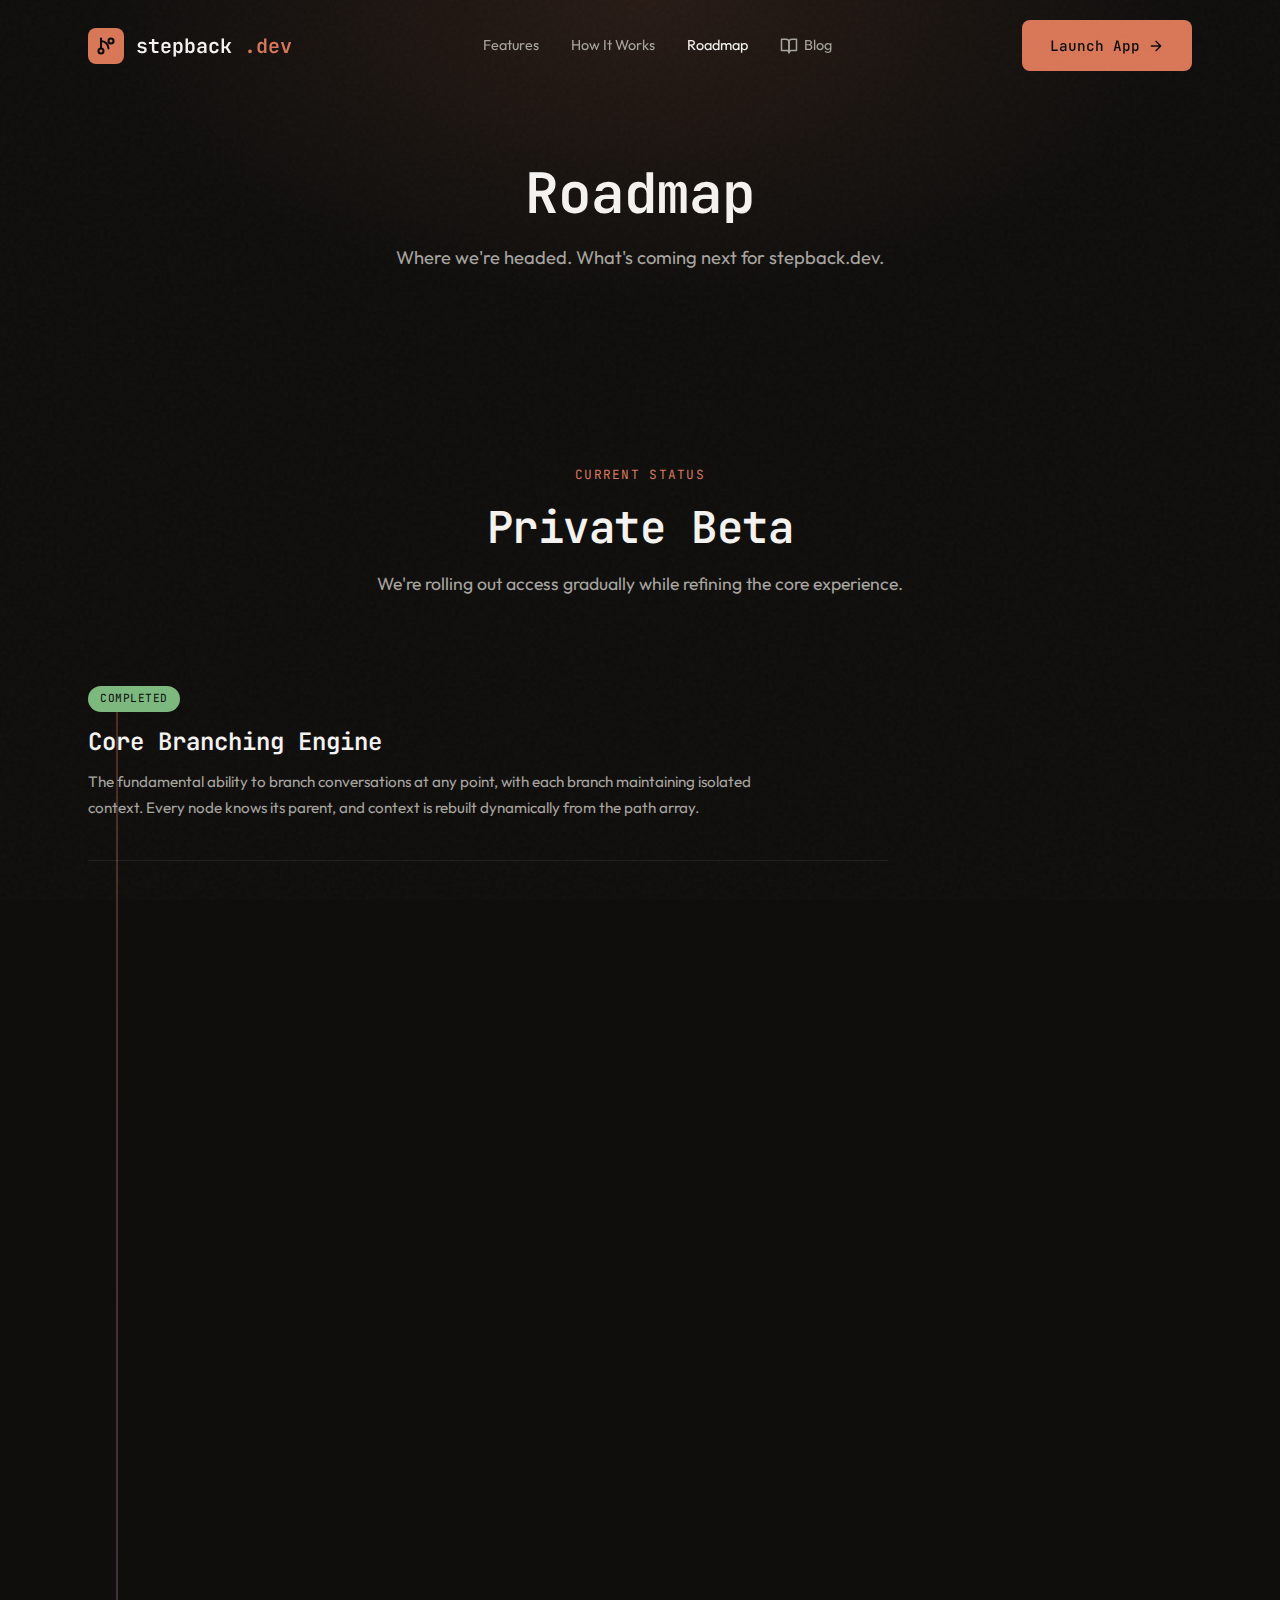
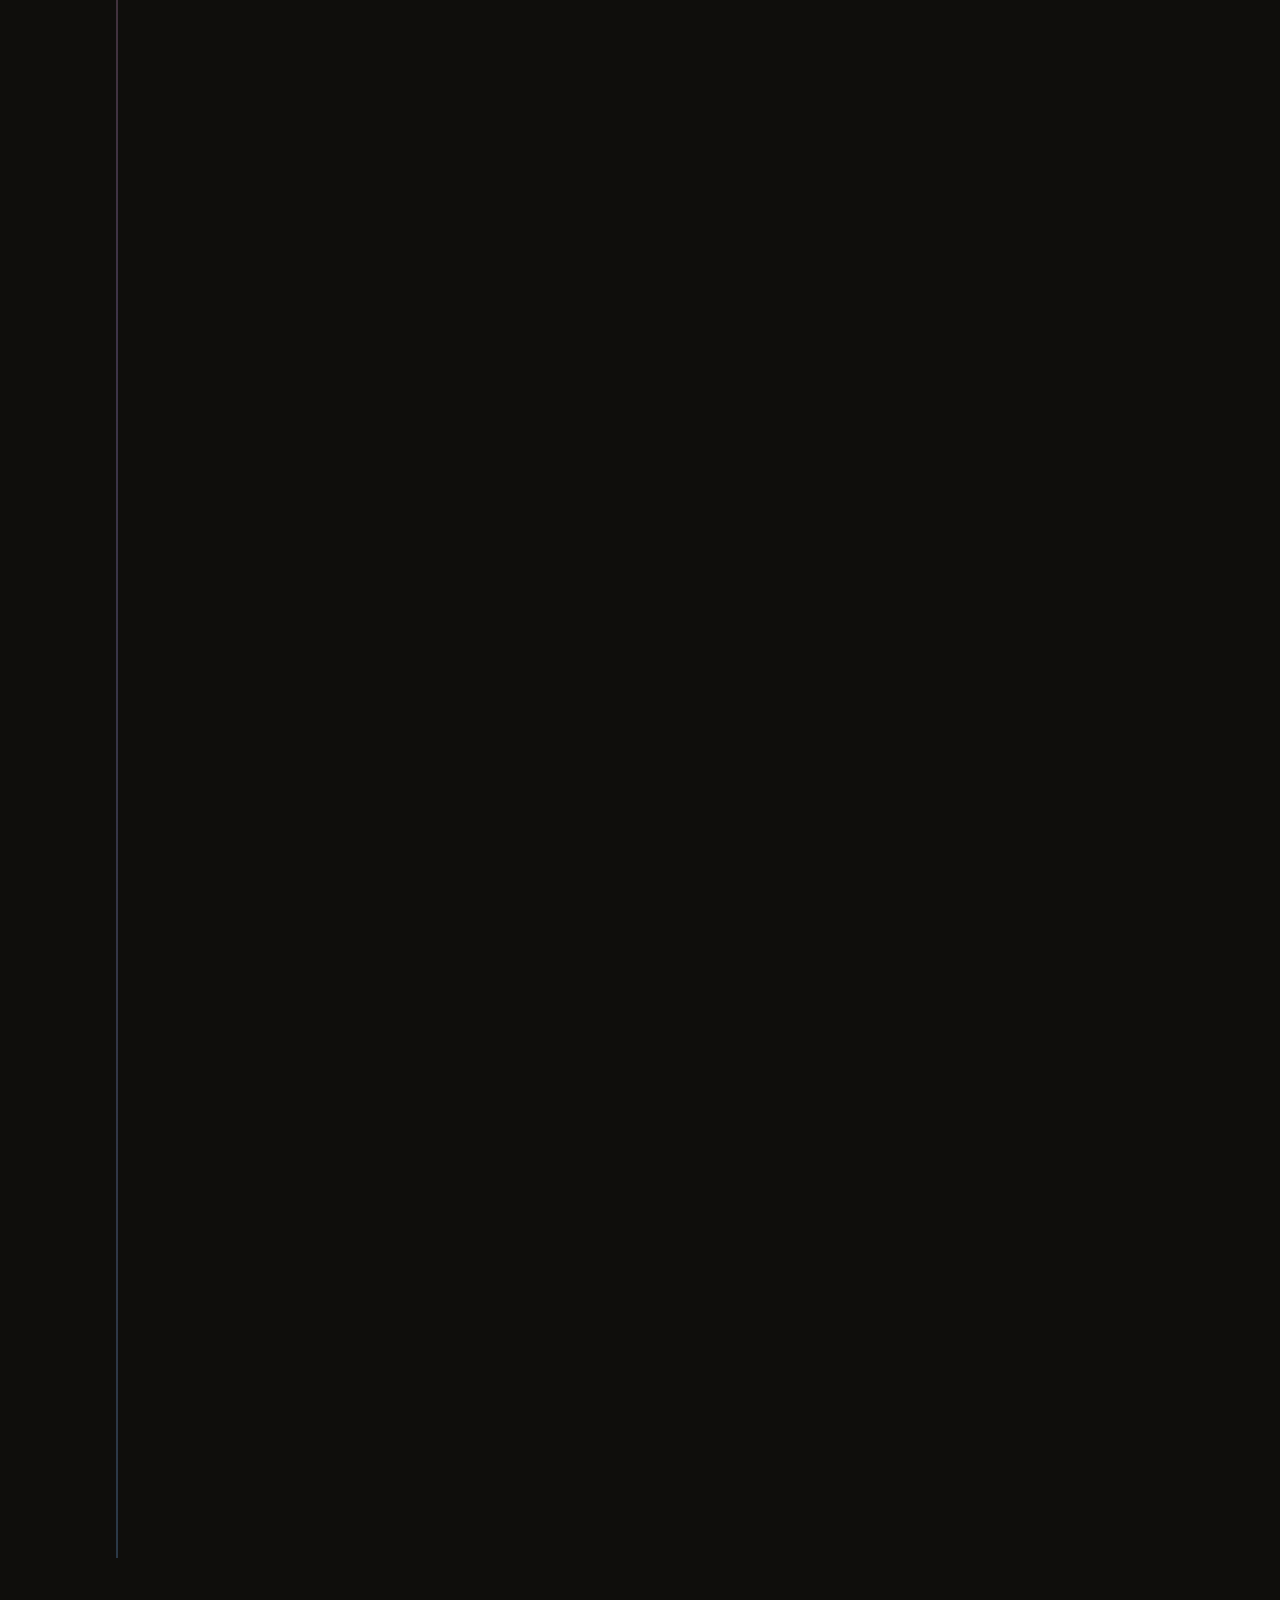
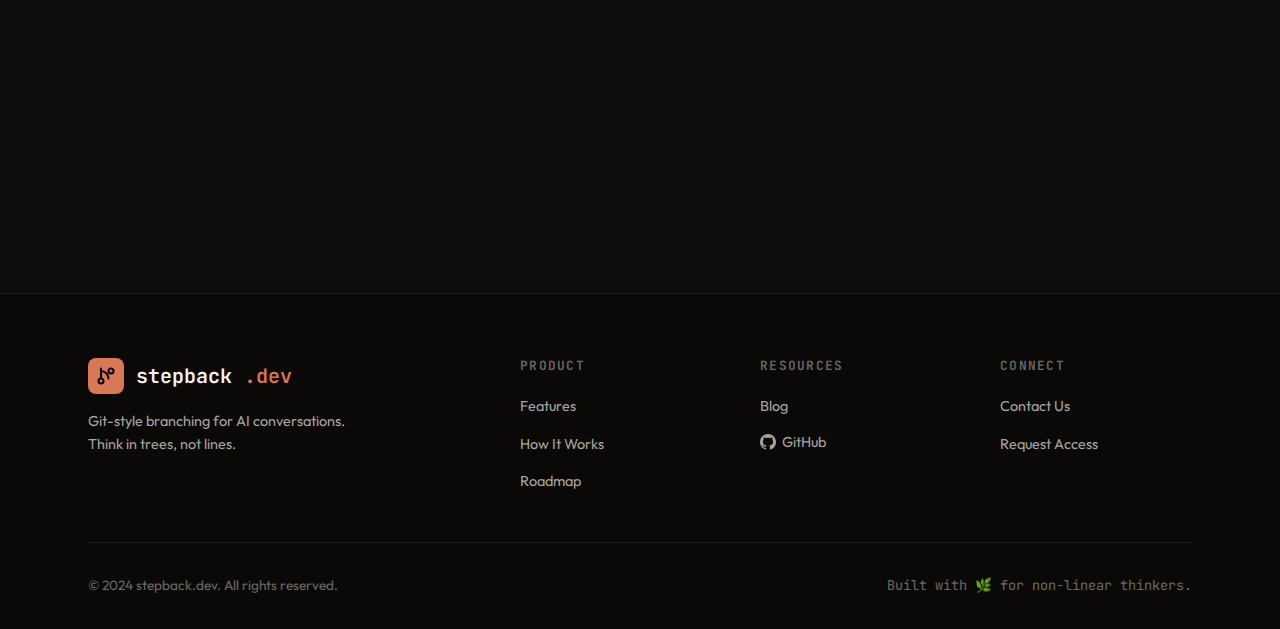
<file: roadmap.html>
<!DOCTYPE html>
<html lang="en">
<head>
  <meta charset="UTF-8">
  <meta name="viewport" content="width=device-width, initial-scale=1.0">
  <title>Roadmap — stepback.dev</title>

  <!-- SEO -->
  <meta name="description" content="See what's coming next for stepback.dev. Our roadmap for git-style AI conversations.">

  <!-- Open Graph -->
  <meta property="og:title" content="Roadmap — stepback.dev">
  <meta property="og:description" content="See what's coming next for stepback.dev.">
  <meta property="og:url" content="https://stepback.dev/roadmap">
  <meta property="og:type" content="website">

  <!-- Favicon -->
  <link rel="icon" href="/favicon.ico">

  <!-- Fonts -->
  <link rel="preconnect" href="https://fonts.googleapis.com">
  <link rel="preconnect" href="https://fonts.gstatic.com" crossorigin>
  <link href="https://fonts.googleapis.com/css2?family=JetBrains+Mono:wght@400;500;600;700&family=Outfit:wght@300;400;500;600;700&display=swap" rel="stylesheet">

  <!-- Styles -->
  <link rel="stylesheet" href="/css/styles.css">
</head>
<body>
  <!-- Navigation -->
  <nav id="nav">
    <div class="container">
      <div class="nav-inner">
        <a href="/" class="logo">
          <div class="logo-icon">
            <svg viewBox="0 0 24 24" fill="none" stroke-width="2.5" stroke-linecap="round" stroke-linejoin="round">
              <path d="M6 3v12"/>
              <circle cx="6" cy="18" r="3"/>
              <path d="M18 9a3 3 0 1 0 0-6 3 3 0 0 0 0 6z"/>
              <path d="M6 6a9 9 0 0 1 9 9"/>
            </svg>
          </div>
          stepback<span style="color: var(--primary)">.dev</span>
        </a>

        <ul class="nav-links">
          <li><a href="/#features">Features</a></li>
          <li><a href="/#how-it-works">How It Works</a></li>
          <li><a href="/roadmap.html" style="color: var(--text-primary);">Roadmap</a></li>
          <li>
            <a href="/blog/">
              <svg viewBox="0 0 24 24" fill="none" stroke="currentColor" stroke-width="2" stroke-linecap="round" stroke-linejoin="round">
                <path d="M2 3h6a4 4 0 0 1 4 4v14a3 3 0 0 0-3-3H2z"/>
                <path d="M22 3h-6a4 4 0 0 0-4 4v14a3 3 0 0 1 3-3h7z"/>
              </svg>
              Blog
            </a>
          </li>
        </ul>

        <div class="nav-cta">
          <a href="/access.html" class="btn btn-primary cta-button" data-location="nav">
            Launch App
            <svg width="16" height="16" viewBox="0 0 24 24" fill="none" stroke="currentColor" stroke-width="2" stroke-linecap="round" stroke-linejoin="round">
              <path d="M5 12h14M12 5l7 7-7 7"/>
            </svg>
          </a>
        </div>

        <button class="mobile-toggle" aria-label="Toggle menu">
          <span></span>
          <span></span>
          <span></span>
        </button>
      </div>
    </div>
  </nav>

  <!-- Page Header -->
  <header class="page-header">
    <div class="container">
      <h1>Roadmap</h1>
      <p>Where we're headed. What's coming next for stepback.dev.</p>
    </div>
  </header>

  <!-- Roadmap Content -->
  <section id="roadmap-content">
    <div class="container">
      <div class="section-header animate-on-scroll" style="margin-bottom: 48px;">
        <span class="section-label">Current Status</span>
        <h2>Private Beta</h2>
        <p>We're rolling out access gradually while refining the core experience.</p>
      </div>

      <div class="steps-container" style="max-width: 800px;">

        <!-- Completed Items -->
        <div class="roadmap-item animate-on-scroll">
          <div class="roadmap-header">
            <span class="roadmap-status completed">Completed</span>
          </div>
          <h3>Core Branching Engine</h3>
          <p>The fundamental ability to branch conversations at any point, with each branch maintaining isolated context. Every node knows its parent, and context is rebuilt dynamically from the path array.</p>
        </div>

        <div class="roadmap-item animate-on-scroll">
          <div class="roadmap-header">
            <span class="roadmap-status completed">Completed</span>
          </div>
          <h3>Visual Graph Navigation</h3>
          <p>Interactive ReactFlow-based visualization of your entire conversation tree. Click any node to jump to that point in the conversation.</p>
        </div>

        <div class="roadmap-item animate-on-scroll">
          <div class="roadmap-header">
            <span class="roadmap-status completed">Completed</span>
          </div>
          <h3>Session Management</h3>
          <p>Create and manage multiple conversation trees. Each project gets its own workspace with full branching capabilities.</p>
        </div>

        <!-- In Progress Items -->
        <div class="roadmap-item animate-on-scroll">
          <div class="roadmap-header">
            <span class="roadmap-status in-progress">In Progress</span>
          </div>
          <h3>Branch Compaction & Merge</h3>
          <p>Summarize a side-branch and inject the distilled insights back into your main conversation flow. Cherry-pick what matters from your explorations.</p>
        </div>

        <div class="roadmap-item animate-on-scroll">
          <div class="roadmap-header">
            <span class="roadmap-status in-progress">In Progress</span>
          </div>
          <h3>Multiple AI Models</h3>
          <p>Support for switching between different AI models within the same conversation tree. Use the right model for each branch.</p>
        </div>

        <!-- Planned Items -->
        <div class="roadmap-item animate-on-scroll">
          <div class="roadmap-header">
            <span class="roadmap-status planned">Planned</span>
          </div>
          <h3>OAuth Authentication</h3>
          <p>Sign in with Microsoft and Google accounts. Streamlined authentication for enterprise and personal users.</p>
        </div>

        <div class="roadmap-item animate-on-scroll">
          <div class="roadmap-header">
            <span class="roadmap-status planned">Planned</span>
          </div>
          <h3>Langfuse Integration</h3>
          <p>Integrate with Langfuse for cloud monitoring and observability. Query metrics, logs, and traces directly within your conversation branches.</p>
        </div>

        <div class="roadmap-item animate-on-scroll">
          <div class="roadmap-header">
            <span class="roadmap-status planned">Planned</span>
          </div>
          <h3>Artifact Support</h3>
          <p>Attach and manage artifacts within conversation branches. Store code snippets, files, images, and other outputs directly in your conversation tree.</p>
        </div>

        <div class="roadmap-item animate-on-scroll">
          <div class="roadmap-header">
            <span class="roadmap-status planned">Planned</span>
          </div>
          <h3>In-App Changelog</h3>
          <p>Stay updated with the latest features and improvements. View changelog entries directly within the application.</p>
        </div>

        <div class="roadmap-item animate-on-scroll">
          <div class="roadmap-header">
            <span class="roadmap-status planned">Planned</span>
          </div>
          <h3>Export & Import</h3>
          <p>Export your conversation trees in standard formats. Import conversations from other tools and continue exploring with branches.</p>
        </div>

        <div class="roadmap-item animate-on-scroll">
          <div class="roadmap-header">
            <span class="roadmap-status planned">Planned</span>
          </div>
          <h3>API Access</h3>
          <p>Programmatic access to the branching engine. Build your own integrations and workflows on top of stepback.dev.</p>
        </div>

        <div class="roadmap-item animate-on-scroll">
          <div class="roadmap-header">
            <span class="roadmap-status planned">Planned</span>
          </div>
          <h3>IDE Extensions</h3>
          <p>Bring branching conversations directly into your development environment. VS Code extension and other IDE integrations.</p>
        </div>

        <!-- Add more roadmap items here -->

      </div>

      <div style="text-align: center; margin-top: 64px;" class="animate-on-scroll">
        <p style="color: var(--text-secondary); margin-bottom: 24px;">
          Have a feature request? We'd love to hear from you.
        </p>
        <a href="mailto:hello@stepback.dev?subject=Feature%20Request" class="btn btn-secondary">
          Send Feedback
          <svg width="16" height="16" viewBox="0 0 24 24" fill="none" stroke="currentColor" stroke-width="2" stroke-linecap="round" stroke-linejoin="round">
            <path d="M4 4h16c1.1 0 2 .9 2 2v12c0 1.1-.9 2-2 2H4c-1.1 0-2-.9-2-2V6c0-1.1.9-2 2-2z"/>
            <polyline points="22,6 12,13 2,6"/>
          </svg>
        </a>
      </div>
    </div>
  </section>

  <!-- Footer -->
  <footer id="footer">
    <div class="container">
      <div class="footer-grid">
        <div class="footer-brand">
          <a href="/" class="logo">
            <div class="logo-icon">
              <svg viewBox="0 0 24 24" fill="none" stroke-width="2.5" stroke-linecap="round" stroke-linejoin="round">
                <path d="M6 3v12"/>
                <circle cx="6" cy="18" r="3"/>
                <path d="M18 9a3 3 0 1 0 0-6 3 3 0 0 0 0 6z"/>
                <path d="M6 6a9 9 0 0 1 9 9"/>
              </svg>
            </div>
            stepback<span style="color: var(--primary)">.dev</span>
          </a>
          <p>Git-style branching for AI conversations. Think in trees, not lines.</p>
        </div>

        <div class="footer-column">
          <h4>Product</h4>
          <ul>
            <li><a href="/#features">Features</a></li>
            <li><a href="/#how-it-works">How It Works</a></li>
            <li><a href="/roadmap.html">Roadmap</a></li>
          </ul>
        </div>

        <div class="footer-column">
          <h4>Resources</h4>
          <ul>
            <li><a href="/blog/">Blog</a></li>
            <li>
              <a href="https://github.com/parzival1l/stepback.dev" target="_blank" rel="noopener">
                <svg viewBox="0 0 24 24" fill="currentColor">
                  <path d="M12 0c-6.626 0-12 5.373-12 12 0 5.302 3.438 9.8 8.207 11.387.599.111.793-.261.793-.577v-2.234c-3.338.726-4.033-1.416-4.033-1.416-.546-1.387-1.333-1.756-1.333-1.756-1.089-.745.083-.729.083-.729 1.205.084 1.839 1.237 1.839 1.237 1.07 1.834 2.807 1.304 3.492.997.107-.775.418-1.305.762-1.604-2.665-.305-5.467-1.334-5.467-5.931 0-1.311.469-2.381 1.236-3.221-.124-.303-.535-1.524.117-3.176 0 0 1.008-.322 3.301 1.23.957-.266 1.983-.399 3.003-.404 1.02.005 2.047.138 3.006.404 2.291-1.552 3.297-1.23 3.297-1.23.653 1.653.242 2.874.118 3.176.77.84 1.235 1.911 1.235 3.221 0 4.609-2.807 5.624-5.479 5.921.43.372.823 1.102.823 2.222v3.293c0 .319.192.694.801.576 4.765-1.589 8.199-6.086 8.199-11.386 0-6.627-5.373-12-12-12z"/>
                </svg>
                GitHub
              </a>
            </li>
          </ul>
        </div>

        <div class="footer-column">
          <h4>Connect</h4>
          <ul>
            <li><a href="mailto:hello@stepback.dev">Contact Us</a></li>
            <li><a href="/access.html">Request Access</a></li>
          </ul>
        </div>
      </div>

      <div class="footer-bottom">
        <p class="footer-copyright">© 2024 stepback.dev. All rights reserved.</p>
        <p class="footer-tagline">Built with 🌿 for non-linear thinkers.</p>
      </div>
    </div>
  </footer>

  <!-- Scripts -->
  <script src="/js/main.js" defer></script>
</body>
</html>
</file>
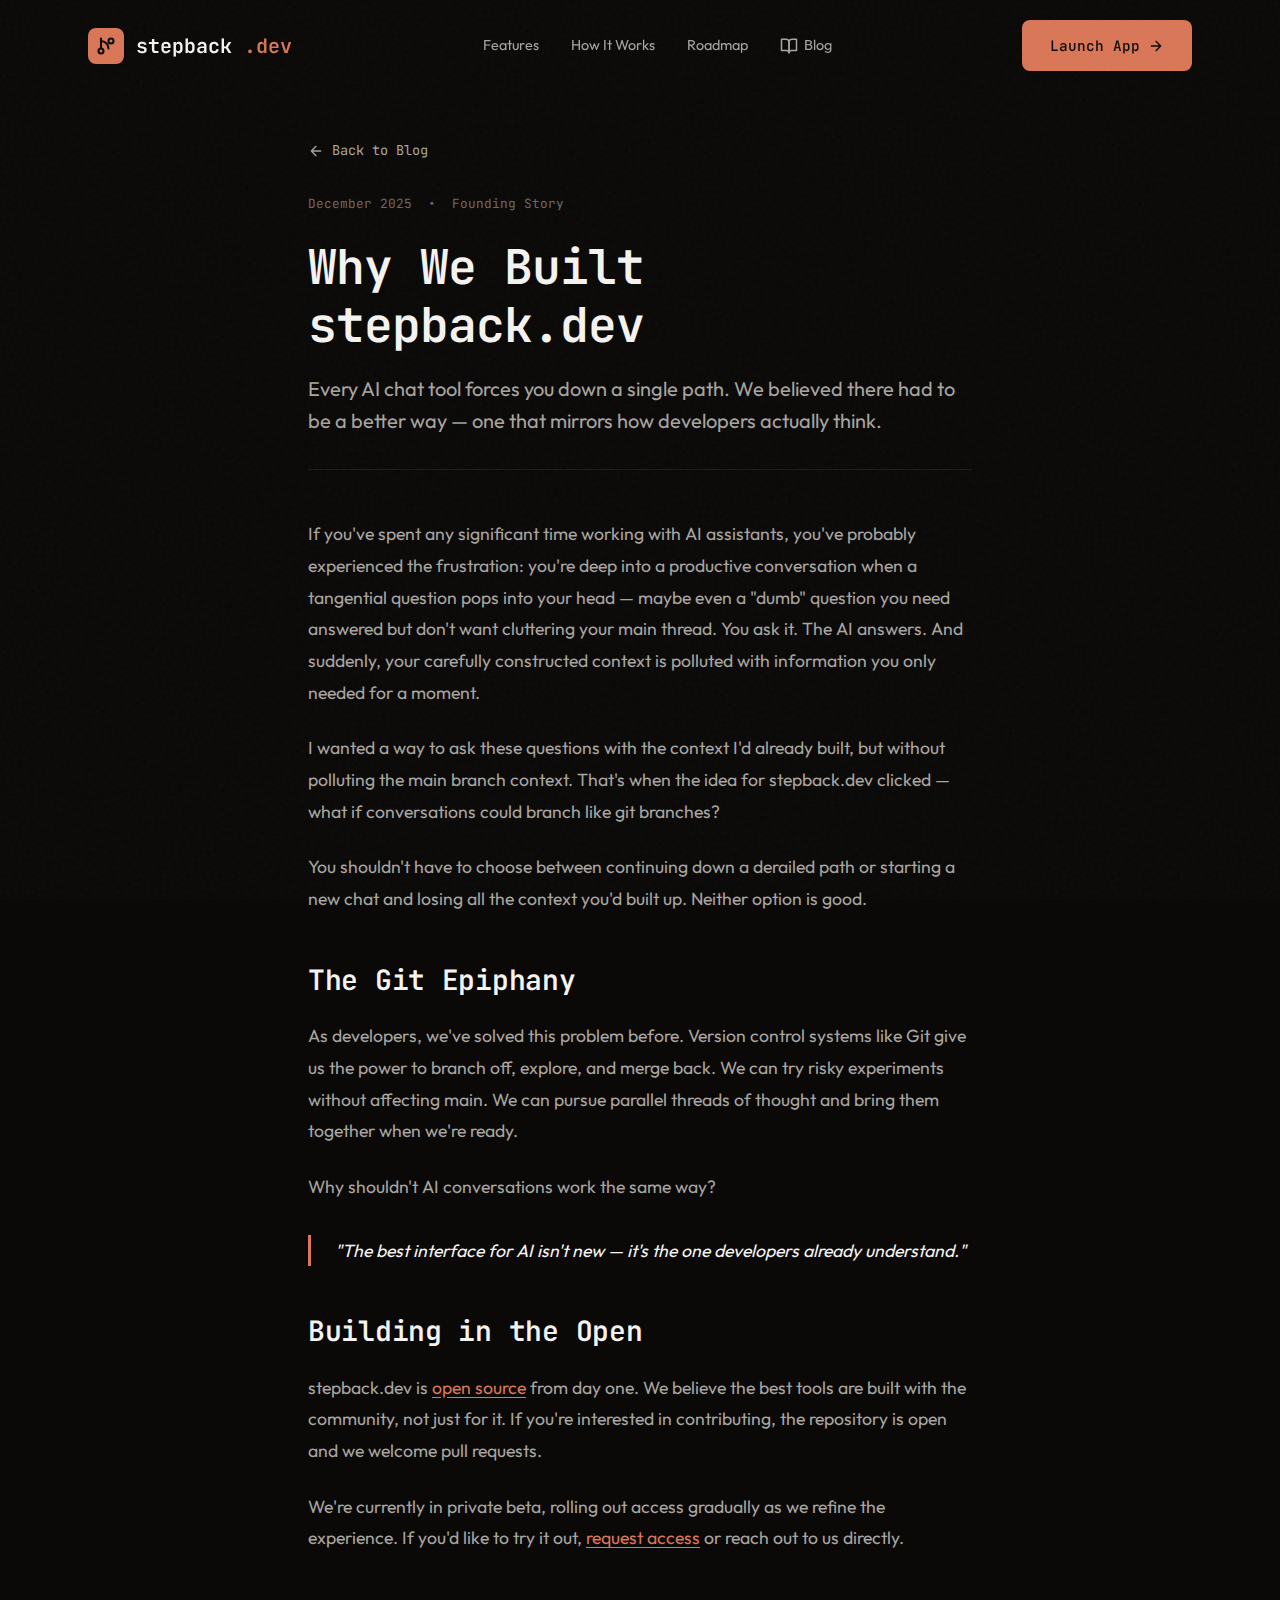
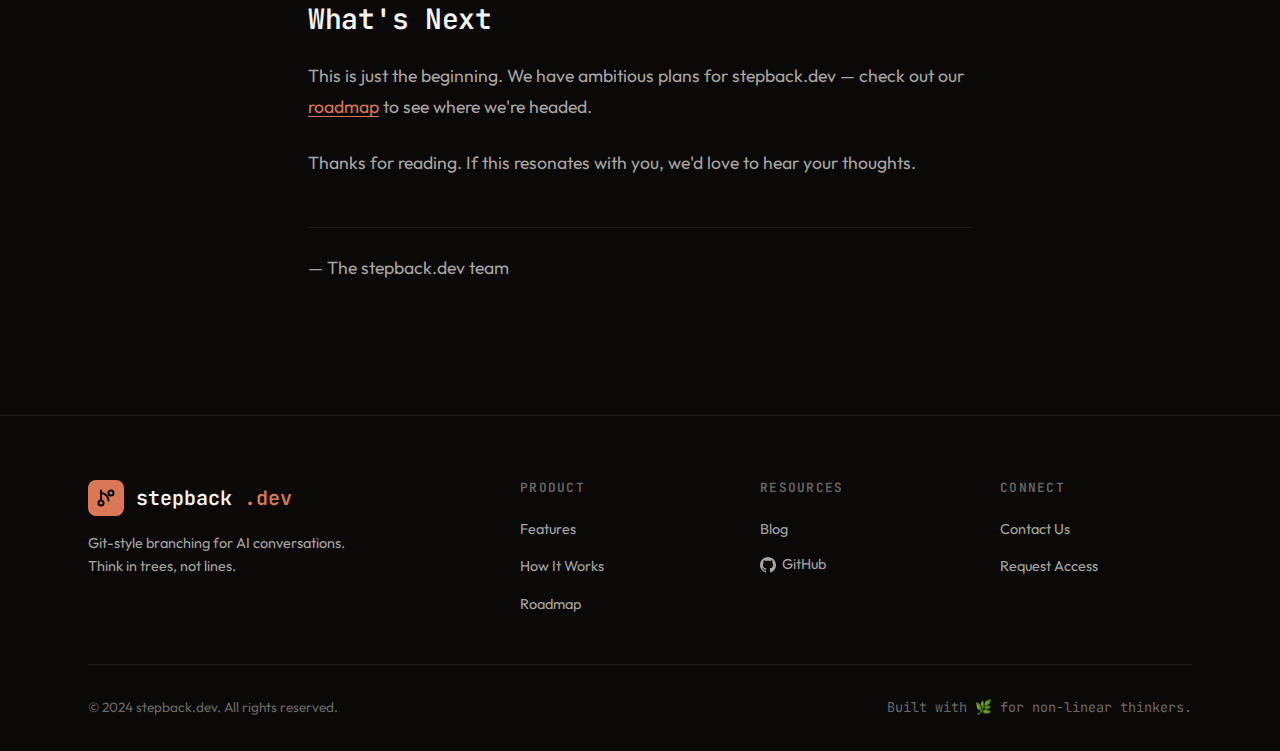
<file: blog/why-stepback-was-founded.html>
<!DOCTYPE html>
<html lang="en">
<head>
  <meta charset="UTF-8">
  <meta name="viewport" content="width=device-width, initial-scale=1.0">
  <title>Why We Built stepback.dev — Blog</title>

  <!-- SEO -->
  <meta name="description" content="The story behind stepback.dev: why we believed AI conversations needed git-style branching.">

  <!-- Open Graph -->
  <meta property="og:title" content="Why We Built stepback.dev">
  <meta property="og:description" content="The story behind stepback.dev: why we believed AI conversations needed git-style branching.">
  <meta property="og:url" content="https://stepback.dev/blog/why-stepback-was-founded">
  <meta property="og:type" content="article">

  <!-- Favicon -->
  <link rel="icon" href="/favicon.ico">

  <!-- Fonts -->
  <link rel="preconnect" href="https://fonts.googleapis.com">
  <link rel="preconnect" href="https://fonts.gstatic.com" crossorigin>
  <link href="https://fonts.googleapis.com/css2?family=JetBrains+Mono:wght@400;500;600;700&family=Outfit:wght@300;400;500;600;700&display=swap" rel="stylesheet">

  <!-- Styles -->
  <link rel="stylesheet" href="/css/styles.css">
</head>
<body>
  <!-- Navigation -->
  <nav id="nav">
    <div class="container">
      <div class="nav-inner">
        <a href="/" class="logo">
          <div class="logo-icon">
            <svg viewBox="0 0 24 24" fill="none" stroke-width="2.5" stroke-linecap="round" stroke-linejoin="round">
              <path d="M6 3v12"/>
              <circle cx="6" cy="18" r="3"/>
              <path d="M18 9a3 3 0 1 0 0-6 3 3 0 0 0 0 6z"/>
              <path d="M6 6a9 9 0 0 1 9 9"/>
            </svg>
          </div>
          stepback<span style="color: var(--primary)">.dev</span>
        </a>

        <ul class="nav-links">
          <li><a href="/#features">Features</a></li>
          <li><a href="/#how-it-works">How It Works</a></li>
          <li><a href="/roadmap.html">Roadmap</a></li>
          <li>
            <a href="/blog/">
              <svg viewBox="0 0 24 24" fill="none" stroke="currentColor" stroke-width="2" stroke-linecap="round" stroke-linejoin="round">
                <path d="M2 3h6a4 4 0 0 1 4 4v14a3 3 0 0 0-3-3H2z"/>
                <path d="M22 3h-6a4 4 0 0 0-4 4v14a3 3 0 0 1 3-3h7z"/>
              </svg>
              Blog
            </a>
          </li>
        </ul>

        <div class="nav-cta">
          <a href="/access.html" class="btn btn-primary cta-button" data-location="nav">
            Launch App
            <svg width="16" height="16" viewBox="0 0 24 24" fill="none" stroke="currentColor" stroke-width="2" stroke-linecap="round" stroke-linejoin="round">
              <path d="M5 12h14M12 5l7 7-7 7"/>
            </svg>
          </a>
        </div>

        <button class="mobile-toggle" aria-label="Toggle menu">
          <span></span>
          <span></span>
          <span></span>
        </button>
      </div>
    </div>
  </nav>

  <!-- Blog Post -->
  <article class="blog-post" style="padding-top: 140px;">
    <a href="/blog/" class="back-link">
      <svg viewBox="0 0 24 24" fill="none" stroke="currentColor" stroke-width="2" stroke-linecap="round" stroke-linejoin="round">
        <path d="M19 12H5M12 19l-7-7 7-7"/>
      </svg>
      Back to Blog
    </a>

    <header class="blog-post-header">
      <div class="blog-post-meta">
        <span>December 2025</span>
        <span>•</span>
        <span>Founding Story</span>
      </div>
      <h1 class="blog-post-title">Why We Built stepback.dev</h1>
      <p class="blog-post-subtitle">
        Every AI chat tool forces you down a single path. We believed there had to be a better way — one that mirrors how developers actually think.
      </p>
    </header>

    <div class="blog-post-content">
      <p>
        If you've spent any significant time working with AI assistants, you've probably experienced the frustration: you're deep into a productive conversation when a tangential question pops into your head — maybe even a "dumb" question you need answered but don't want cluttering your main thread. You ask it. The AI answers. And suddenly, your carefully constructed context is polluted with information you only needed for a moment.
      </p>

      <p>
        I wanted a way to ask these questions with the context I'd already built, but without polluting the main branch context. That's when the idea for stepback.dev clicked — what if conversations could branch like git branches?
      </p>

      <p>
        You shouldn't have to choose between continuing down a derailed path or starting a new chat and losing all the context you'd built up. Neither option is good.
      </p>

      <h2>The Git Epiphany</h2>

      <p>
        As developers, we've solved this problem before. Version control systems like Git give us the power to branch off, explore, and merge back. We can try risky experiments without affecting main. We can pursue parallel threads of thought and bring them together when we're ready.
      </p>

      <p>
        Why shouldn't AI conversations work the same way?
      </p>

      <blockquote>
        "The best interface for AI isn't new — it's the one developers already understand."
      </blockquote>

      <h2>Building in the Open</h2>

      <p>
        stepback.dev is <a href="https://github.com/parzival1l/stepback.dev" target="_blank" rel="noopener">open source</a> from day one. We believe the best tools are built with the community, not just for it. If you're interested in contributing, the repository is open and we welcome pull requests.
      </p>

      <p>
        We're currently in private beta, rolling out access gradually as we refine the experience. If you'd like to try it out, <a href="/access.html">request access</a> or reach out to us directly.
      </p>

      <h2>What's Next</h2>

      <p>
        <!-- Add your content here about future plans -->
        This is just the beginning. We have ambitious plans for stepback.dev — check out our <a href="/roadmap.html">roadmap</a> to see where we're headed.
      </p>

      <p>
        Thanks for reading. If this resonates with you, we'd love to hear your thoughts.
      </p>

      <p style="margin-top: 48px; padding-top: 24px; border-top: 1px solid var(--glass-border);">
        — The stepback.dev team
      </p>
    </div>
  </article>

  <!-- Footer -->
  <footer id="footer">
    <div class="container">
      <div class="footer-grid">
        <div class="footer-brand">
          <a href="/" class="logo">
            <div class="logo-icon">
              <svg viewBox="0 0 24 24" fill="none" stroke-width="2.5" stroke-linecap="round" stroke-linejoin="round">
                <path d="M6 3v12"/>
                <circle cx="6" cy="18" r="3"/>
                <path d="M18 9a3 3 0 1 0 0-6 3 3 0 0 0 0 6z"/>
                <path d="M6 6a9 9 0 0 1 9 9"/>
              </svg>
            </div>
            stepback<span style="color: var(--primary)">.dev</span>
          </a>
          <p>Git-style branching for AI conversations. Think in trees, not lines.</p>
        </div>

        <div class="footer-column">
          <h4>Product</h4>
          <ul>
            <li><a href="/#features">Features</a></li>
            <li><a href="/#how-it-works">How It Works</a></li>
            <li><a href="/roadmap.html">Roadmap</a></li>
          </ul>
        </div>

        <div class="footer-column">
          <h4>Resources</h4>
          <ul>
            <li><a href="/blog/">Blog</a></li>
            <li>
              <a href="https://github.com/parzival1l/stepback.dev" target="_blank" rel="noopener">
                <svg viewBox="0 0 24 24" fill="currentColor">
                  <path d="M12 0c-6.626 0-12 5.373-12 12 0 5.302 3.438 9.8 8.207 11.387.599.111.793-.261.793-.577v-2.234c-3.338.726-4.033-1.416-4.033-1.416-.546-1.387-1.333-1.756-1.333-1.756-1.089-.745.083-.729.083-.729 1.205.084 1.839 1.237 1.839 1.237 1.07 1.834 2.807 1.304 3.492.997.107-.775.418-1.305.762-1.604-2.665-.305-5.467-1.334-5.467-5.931 0-1.311.469-2.381 1.236-3.221-.124-.303-.535-1.524.117-3.176 0 0 1.008-.322 3.301 1.23.957-.266 1.983-.399 3.003-.404 1.02.005 2.047.138 3.006.404 2.291-1.552 3.297-1.23 3.297-1.23.653 1.653.242 2.874.118 3.176.77.84 1.235 1.911 1.235 3.221 0 4.609-2.807 5.624-5.479 5.921.43.372.823 1.102.823 2.222v3.293c0 .319.192.694.801.576 4.765-1.589 8.199-6.086 8.199-11.386 0-6.627-5.373-12-12-12z"/>
                </svg>
                GitHub
              </a>
            </li>
          </ul>
        </div>

        <div class="footer-column">
          <h4>Connect</h4>
          <ul>
            <li><a href="mailto:hello@stepback.dev">Contact Us</a></li>
            <li><a href="/access.html">Request Access</a></li>
          </ul>
        </div>
      </div>

      <div class="footer-bottom">
        <p class="footer-copyright">© 2024 stepback.dev. All rights reserved.</p>
        <p class="footer-tagline">Built with 🌿 for non-linear thinkers.</p>
      </div>
    </div>
  </footer>

  <!-- Scripts -->
  <script src="/js/main.js" defer></script>
</body>
</html>
</file>
<file: css/styles.css>
/* ===========================
   STEPBACK.DEV - Global Styles
   =========================== */

/* ===========================
   1. RESET & BASE
   =========================== */
*, *::before, *::after {
  box-sizing: border-box;
  margin: 0;
  padding: 0;
}

/* ===========================
   2. CSS CUSTOM PROPERTIES
   =========================== */
:root {
  /* Primary - Warm Terracotta */
  --primary: #d97757;
  --primary-glow: rgba(217, 119, 87, 0.4);
  --primary-dim: #a84f2f;
  --primary-bright: #f8d1c7;

  /* Background layers */
  --bg-deep: #0a0908;
  --bg-primary: #0f0e0c;
  --bg-elevated: #1a1816;
  --bg-surface: #242220;

  /* Text */
  --text-primary: #f5f3f0;
  --text-secondary: #a8a5a0;
  --text-muted: #6b6965;

  /* Accents */
  --accent-green: #7cb97e;
  --accent-blue: #6b9bd1;
  --accent-purple: #a98bd4;

  /* Effects */
  --glass-bg: rgba(26, 24, 22, 0.7);
  --glass-border: rgba(255, 255, 255, 0.08);
  --grain-opacity: 0.03;

  /* Typography */
  --font-display: 'JetBrains Mono', monospace;
  --font-body: 'Outfit', sans-serif;

  /* Spacing */
  --section-padding: clamp(80px, 12vh, 140px);
  --container-max: 1200px;
  --container-padding: clamp(20px, 5vw, 48px);
}

/* ===========================
   3. BASE STYLES
   =========================== */
html {
  scroll-behavior: smooth;
}

body {
  font-family: var(--font-body);
  background: var(--bg-deep);
  color: var(--text-primary);
  line-height: 1.6;
  overflow-x: hidden;
  -webkit-font-smoothing: antialiased;
}

/* Grain overlay */
body::before {
  content: '';
  position: fixed;
  inset: 0;
  background-image: url("data:image/svg+xml,%3Csvg viewBox='0 0 256 256' xmlns='http://www.w3.org/2000/svg'%3E%3Cfilter id='noise'%3E%3CfeTurbulence type='fractalNoise' baseFrequency='0.9' numOctaves='4' stitchTiles='stitch'/%3E%3C/filter%3E%3Crect width='100%25' height='100%25' filter='url(%23noise)'/%3E%3C/svg%3E");
  opacity: var(--grain-opacity);
  pointer-events: none;
  z-index: 9999;
}

::selection {
  background: var(--primary);
  color: var(--bg-deep);
}

a {
  color: inherit;
  text-decoration: none;
}

/* ===========================
   4. TYPOGRAPHY
   =========================== */
h1, h2, h3, h4 {
  font-family: var(--font-display);
  font-weight: 600;
  line-height: 1.2;
}

h1 {
  font-size: clamp(2.5rem, 8vw, 5rem);
  letter-spacing: -0.02em;
}

h2 {
  font-size: clamp(1.75rem, 4vw, 2.75rem);
  letter-spacing: -0.01em;
}

h3 {
  font-size: clamp(1.25rem, 2vw, 1.5rem);
}

.mono {
  font-family: var(--font-display);
}

/* ===========================
   5. LAYOUT
   =========================== */
.container {
  max-width: var(--container-max);
  margin: 0 auto;
  padding: 0 var(--container-padding);
}

section {
  position: relative;
  padding: var(--section-padding) 0;
}

/* ===========================
   6. COMPONENTS
   =========================== */

/* Buttons */
.btn {
  display: inline-flex;
  align-items: center;
  gap: 8px;
  padding: 14px 28px;
  font-family: var(--font-display);
  font-size: 0.9rem;
  font-weight: 500;
  border: none;
  border-radius: 8px;
  cursor: pointer;
  transition: all 0.3s cubic-bezier(0.4, 0, 0.2, 1);
  text-decoration: none;
}

.btn-primary {
  background: var(--primary);
  color: var(--bg-deep);
  box-shadow: 0 0 0 0 var(--primary-glow);
}

.btn-primary:hover {
  background: var(--primary-bright);
  transform: translateY(-2px);
  box-shadow: 0 8px 32px var(--primary-glow);
}

.btn-secondary {
  background: transparent;
  color: var(--text-primary);
  border: 1px solid var(--glass-border);
  backdrop-filter: blur(8px);
}

.btn-secondary:hover {
  background: var(--bg-surface);
  border-color: var(--text-muted);
}

.btn-small {
  padding: 10px 20px;
  font-size: 0.85rem;
}

/* Glass cards */
.glass-card {
  background: var(--glass-bg);
  border: 1px solid var(--glass-border);
  border-radius: 16px;
  backdrop-filter: blur(12px);
  padding: 32px;
  transition: all 0.4s cubic-bezier(0.4, 0, 0.2, 1);
}

.glass-card:hover {
  border-color: var(--primary-dim);
  transform: translateY(-4px);
  box-shadow: 0 20px 60px rgba(0, 0, 0, 0.4);
}

/* Links */
.text-link {
  color: var(--primary);
  text-decoration: underline;
  text-underline-offset: 3px;
  transition: color 0.2s ease;
}

.text-link:hover {
  color: var(--primary-bright);
}

/* ===========================
   7. NAVIGATION
   =========================== */
nav {
  position: fixed;
  top: 0;
  left: 0;
  right: 0;
  z-index: 1000;
  padding: 20px 0;
  transition: all 0.3s ease;
}

nav.scrolled {
  background: rgba(10, 9, 8, 0.9);
  backdrop-filter: blur(20px);
  padding: 12px 0;
  border-bottom: 1px solid var(--glass-border);
}

.nav-inner {
  display: flex;
  align-items: center;
  justify-content: space-between;
}

.logo {
  display: flex;
  align-items: center;
  gap: 12px;
  font-family: var(--font-display);
  font-size: 1.25rem;
  font-weight: 600;
}

.logo-icon {
  width: 36px;
  height: 36px;
  background: var(--primary);
  border-radius: 8px;
  display: flex;
  align-items: center;
  justify-content: center;
}

.logo-icon svg {
  width: 20px;
  height: 20px;
  stroke: var(--bg-deep);
}

.nav-links {
  display: flex;
  align-items: center;
  gap: 32px;
  list-style: none;
}

.nav-links a {
  font-size: 0.9rem;
  color: var(--text-secondary);
  transition: color 0.2s ease;
  display: flex;
  align-items: center;
  gap: 6px;
}

.nav-links a:hover {
  color: var(--text-primary);
}

.nav-links svg {
  width: 18px;
  height: 18px;
}

.nav-cta {
  display: flex;
  align-items: center;
  gap: 16px;
}

/* Mobile menu */
.mobile-toggle {
  display: none;
  flex-direction: column;
  gap: 5px;
  background: none;
  border: none;
  cursor: pointer;
  padding: 8px;
}

.mobile-toggle span {
  width: 24px;
  height: 2px;
  background: var(--text-primary);
  transition: all 0.3s ease;
}

@media (max-width: 768px) {
  .nav-links {
    display: none;
  }

  .mobile-toggle {
    display: flex;
  }
}

/* ===========================
   8. HERO SECTION
   =========================== */
#hero {
  min-height: 100vh;
  display: flex;
  align-items: center;
  position: relative;
  overflow: hidden;
  padding-top: 100px;
}

.hero-bg {
  position: absolute;
  inset: 0;
  overflow: hidden;
}

.hero-gradient {
  position: absolute;
  width: 800px;
  height: 800px;
  border-radius: 50%;
  filter: blur(120px);
  opacity: 0.15;
}

.hero-gradient-1 {
  top: -200px;
  right: -200px;
  background: var(--primary);
}

.hero-gradient-2 {
  bottom: -300px;
  left: -200px;
  background: var(--accent-purple);
  opacity: 0.1;
}

.hero-content {
  position: relative;
  z-index: 2;
  display: grid;
  grid-template-columns: 1fr 1fr;
  gap: 60px;
  align-items: center;
}

.hero-text {
  max-width: 560px;
}

.hero-badge {
  display: inline-flex;
  align-items: center;
  gap: 8px;
  padding: 8px 16px;
  background: var(--bg-surface);
  border: 1px solid var(--glass-border);
  border-radius: 100px;
  font-family: var(--font-display);
  font-size: 0.75rem;
  color: var(--text-secondary);
  margin-bottom: 24px;
  animation: fadeInUp 0.6s ease-out;
}

.hero-badge::before {
  content: '';
  width: 8px;
  height: 8px;
  background: var(--accent-green);
  border-radius: 50%;
  animation: pulse 2s infinite;
}

@keyframes pulse {
  0%, 100% { opacity: 1; }
  50% { opacity: 0.5; }
}

.hero-title {
  margin-bottom: 24px;
  animation: fadeInUp 0.6s ease-out 0.1s both;
}

.hero-title .highlight {
  color: var(--primary);
  position: relative;
}

.hero-subtitle {
  font-size: clamp(1.1rem, 2vw, 1.35rem);
  color: var(--text-secondary);
  margin-bottom: 40px;
  line-height: 1.7;
  animation: fadeInUp 0.6s ease-out 0.2s both;
}

.hero-actions {
  display: flex;
  flex-wrap: wrap;
  gap: 16px;
  animation: fadeInUp 0.6s ease-out 0.3s both;
}

/* Tree Visualization */
.hero-visual {
  position: relative;
  height: 500px;
  animation: fadeIn 1s ease-out 0.4s both;
}

.tree-container {
  position: absolute;
  inset: 0;
}

.tree-svg {
  width: 100%;
  height: 100%;
}

.tree-node {
  cursor: pointer;
  transition: all 0.3s ease;
}

.tree-node:hover .node-circle {
  filter: drop-shadow(0 0 12px var(--primary-glow));
}

.node-circle {
  transition: all 0.3s ease;
}

.tree-path {
  stroke-dasharray: 200;
  stroke-dashoffset: 200;
  animation: drawPath 1.5s ease-out forwards;
}

@keyframes drawPath {
  to { stroke-dashoffset: 0; }
}

.node-label {
  font-family: var(--font-display);
  font-size: 10px;
  fill: var(--text-muted);
}

@media (max-width: 900px) {
  .hero-content {
    grid-template-columns: 1fr;
    text-align: center;
  }

  .hero-text {
    max-width: 100%;
  }

  .hero-actions {
    justify-content: center;
  }

  .hero-visual {
    height: 350px;
    order: -1;
  }
}

/* ===========================
   9. PROBLEM SECTION
   =========================== */
#problem {
  background: var(--bg-primary);
  position: relative;
}

#problem::before {
  content: '';
  position: absolute;
  top: 0;
  left: 0;
  right: 0;
  height: 1px;
  background: linear-gradient(90deg, transparent, var(--glass-border), transparent);
}

.problem-grid {
  display: grid;
  grid-template-columns: 1fr 1fr;
  gap: 80px;
  align-items: center;
}

.problem-content h2 {
  margin-bottom: 32px;
}

.problem-content h2 .strike {
  text-decoration: line-through;
  opacity: 0.4;
}

.problem-list {
  list-style: none;
  display: flex;
  flex-direction: column;
  gap: 20px;
}

.problem-list li {
  display: flex;
  gap: 16px;
  padding: 20px;
  background: var(--bg-elevated);
  border-radius: 12px;
  border-left: 3px solid var(--text-muted);
  transition: all 0.3s ease;
}

.problem-list li:hover {
  border-left-color: var(--primary);
  transform: translateX(4px);
}

.problem-icon {
  flex-shrink: 0;
  width: 24px;
  height: 24px;
  color: var(--text-muted);
}

.problem-text {
  color: var(--text-secondary);
  font-size: 0.95rem;
}

.problem-text strong {
  color: var(--text-primary);
  font-weight: 500;
}

/* Comparison visual */
.comparison-visual {
  position: relative;
}

.comparison-box {
  background: var(--bg-elevated);
  border: 1px solid var(--glass-border);
  border-radius: 16px;
  padding: 32px;
  position: relative;
}

.comparison-label {
  position: absolute;
  top: -12px;
  left: 24px;
  padding: 4px 12px;
  background: var(--bg-primary);
  font-family: var(--font-display);
  font-size: 0.75rem;
  color: var(--text-muted);
  border-radius: 4px;
}

.linear-chat {
  margin-bottom: 40px;
}

.linear-chat .comparison-label {
  color: var(--text-muted);
}

.branching-chat .comparison-label {
  color: var(--primary);
  border: 1px solid var(--primary-dim);
}

.chat-messages {
  display: flex;
  flex-direction: column;
  gap: 12px;
}

.chat-msg {
  padding: 12px 16px;
  border-radius: 8px;
  font-size: 0.85rem;
  max-width: 80%;
}

.chat-msg.user {
  background: var(--primary-dim);
  color: var(--text-primary);
  align-self: flex-end;
  border-bottom-right-radius: 4px;
}

.chat-msg.ai {
  background: var(--bg-surface);
  color: var(--text-secondary);
  border-bottom-left-radius: 4px;
}

.chat-msg.derailed {
  opacity: 0.5;
  border: 1px dashed var(--text-muted);
}

.branch-indicator {
  display: flex;
  align-items: center;
  gap: 8px;
  padding: 8px 12px;
  background: var(--primary);
  background: linear-gradient(135deg, var(--primary-dim), var(--primary));
  color: var(--bg-deep);
  font-family: var(--font-display);
  font-size: 0.75rem;
  font-weight: 600;
  border-radius: 6px;
  width: fit-content;
}

@media (max-width: 900px) {
  .problem-grid {
    grid-template-columns: 1fr;
    gap: 48px;
  }
}

/* ===========================
   10. FEATURES SECTION
   =========================== */
#features {
  background: var(--bg-deep);
}

.section-header {
  text-align: center;
  max-width: 640px;
  margin: 0 auto 64px;
}

.section-label {
  display: inline-block;
  font-family: var(--font-display);
  font-size: 0.8rem;
  color: var(--primary);
  text-transform: uppercase;
  letter-spacing: 0.1em;
  margin-bottom: 16px;
}

.section-header p {
  color: var(--text-secondary);
  font-size: 1.1rem;
  margin-top: 16px;
}

.features-grid {
  display: grid;
  grid-template-columns: repeat(2, 1fr);
  gap: 24px;
}

.feature-card {
  padding: 40px;
}

.feature-icon {
  width: 56px;
  height: 56px;
  background: linear-gradient(135deg, var(--bg-surface), var(--bg-elevated));
  border: 1px solid var(--glass-border);
  border-radius: 12px;
  display: flex;
  align-items: center;
  justify-content: center;
  margin-bottom: 24px;
  transition: all 0.3s ease;
}

.feature-card:hover .feature-icon {
  background: linear-gradient(135deg, var(--primary-dim), var(--primary));
  border-color: var(--primary);
}

.feature-icon svg {
  width: 28px;
  height: 28px;
  stroke: var(--primary);
  transition: stroke 0.3s ease;
}

.feature-card:hover .feature-icon svg {
  stroke: var(--bg-deep);
}

.feature-card h3 {
  margin-bottom: 12px;
  color: var(--text-primary);
}

.feature-card p {
  color: var(--text-secondary);
  font-size: 0.95rem;
  line-height: 1.7;
}

@media (max-width: 768px) {
  .features-grid {
    grid-template-columns: 1fr;
  }
}

/* ===========================
   11. HOW IT WORKS / STEPS
   =========================== */
#how-it-works,
#roadmap-content {
  background: var(--bg-primary);
  position: relative;
}

.steps-container {
  display: flex;
  flex-direction: column;
  gap: 0;
  position: relative;
}

.steps-container::before {
  content: '';
  position: absolute;
  left: 28px;
  top: 60px;
  bottom: 60px;
  width: 2px;
  background: linear-gradient(to bottom, var(--primary), var(--accent-purple), var(--accent-blue));
  opacity: 0.3;
}

.step {
  display: grid;
  grid-template-columns: 60px 1fr 1fr;
  gap: 40px;
  align-items: center;
  padding: 40px 0;
}

.step-number {
  width: 56px;
  height: 56px;
  background: var(--bg-elevated);
  border: 2px solid var(--primary);
  border-radius: 50%;
  display: flex;
  align-items: center;
  justify-content: center;
  font-family: var(--font-display);
  font-size: 1.25rem;
  font-weight: 600;
  color: var(--primary);
  position: relative;
  z-index: 2;
}

.step-content h3 {
  margin-bottom: 12px;
}

.step-content p {
  color: var(--text-secondary);
  font-size: 0.95rem;
}

.step-visual {
  background: var(--bg-elevated);
  border: 1px solid var(--glass-border);
  border-radius: 12px;
  padding: 24px;
  min-height: 160px;
  display: flex;
  align-items: center;
  justify-content: center;
}

.step-visual svg {
  width: 100%;
  height: auto;
  max-height: 120px;
}

@media (max-width: 900px) {
  .step {
    grid-template-columns: 1fr;
    gap: 20px;
    text-align: center;
  }

  .steps-container::before {
    display: none;
  }

  .step-number {
    margin: 0 auto;
  }

  .step-visual {
    order: -1;
  }
}

/* ===========================
   12. TECH SECTION
   =========================== */
#tech {
  background: var(--bg-deep);
}

.tech-grid {
  display: grid;
  grid-template-columns: 1fr 1fr;
  gap: 48px;
  align-items: start;
}

.tech-content h2 {
  margin-bottom: 24px;
}

.tech-content > p {
  color: var(--text-secondary);
  margin-bottom: 32px;
  font-size: 1.05rem;
}

.tech-stack {
  display: flex;
  flex-direction: column;
  gap: 16px;
}

.tech-item {
  display: flex;
  align-items: center;
  gap: 16px;
  padding: 16px 20px;
  background: var(--bg-elevated);
  border: 1px solid var(--glass-border);
  border-radius: 10px;
  transition: all 0.3s ease;
}

.tech-item:hover {
  border-color: var(--primary-dim);
  transform: translateX(4px);
}

.tech-item-icon {
  width: 40px;
  height: 40px;
  background: var(--bg-surface);
  border-radius: 8px;
  display: flex;
  align-items: center;
  justify-content: center;
  font-size: 1.25rem;
}

.tech-item-text {
  flex: 1;
}

.tech-item-label {
  font-family: var(--font-display);
  font-size: 0.75rem;
  color: var(--text-muted);
  text-transform: uppercase;
  letter-spacing: 0.05em;
}

.tech-item-value {
  font-weight: 500;
  color: var(--text-primary);
  margin-top: 2px;
}

/* Code block */
.code-block {
  background: var(--bg-elevated);
  border: 1px solid var(--glass-border);
  border-radius: 12px;
  overflow: hidden;
}

.code-header {
  display: flex;
  align-items: center;
  gap: 8px;
  padding: 12px 16px;
  background: var(--bg-surface);
  border-bottom: 1px solid var(--glass-border);
}

.code-dot {
  width: 12px;
  height: 12px;
  border-radius: 50%;
}

.code-dot.red { background: #ff5f56; }
.code-dot.yellow { background: #ffbd2e; }
.code-dot.green { background: #27c93f; }

.code-content {
  padding: 20px;
  font-family: var(--font-display);
  font-size: 0.85rem;
  line-height: 1.8;
  overflow-x: auto;
}

.code-content .comment {
  color: var(--text-muted);
}

.code-content .keyword {
  color: var(--accent-purple);
}

.code-content .string {
  color: var(--accent-green);
}

.code-content .property {
  color: var(--accent-blue);
}

.code-content .value {
  color: var(--primary);
}

@media (max-width: 900px) {
  .tech-grid {
    grid-template-columns: 1fr;
  }
}

/* ===========================
   13. CTA SECTION
   =========================== */
#cta {
  background: var(--bg-primary);
  text-align: center;
  position: relative;
  overflow: hidden;
}

.cta-glow {
  position: absolute;
  width: 600px;
  height: 600px;
  background: var(--primary);
  filter: blur(150px);
  opacity: 0.1;
  top: 50%;
  left: 50%;
  transform: translate(-50%, -50%);
}

.cta-content {
  position: relative;
  z-index: 2;
  max-width: 640px;
  margin: 0 auto;
}

.cta-content h2 {
  margin-bottom: 20px;
}

.cta-content p {
  color: var(--text-secondary);
  font-size: 1.15rem;
  margin-bottom: 40px;
}

.cta-actions {
  display: flex;
  justify-content: center;
  gap: 16px;
  flex-wrap: wrap;
}

/* ===========================
   14. FOOTER
   =========================== */
footer {
  background: var(--bg-deep);
  padding: 64px 0 32px;
  border-top: 1px solid var(--glass-border);
}

.footer-grid {
  display: grid;
  grid-template-columns: 2fr 1fr 1fr 1fr;
  gap: 48px;
  margin-bottom: 48px;
}

.footer-brand p {
  color: var(--text-secondary);
  font-size: 0.9rem;
  margin-top: 16px;
  max-width: 280px;
}

.footer-column h4 {
  font-family: var(--font-display);
  font-size: 0.8rem;
  text-transform: uppercase;
  letter-spacing: 0.1em;
  color: var(--text-muted);
  margin-bottom: 20px;
}

.footer-column ul {
  list-style: none;
  display: flex;
  flex-direction: column;
  gap: 12px;
}

.footer-column a {
  color: var(--text-secondary);
  font-size: 0.9rem;
  transition: color 0.2s ease;
  display: inline-flex;
  align-items: center;
  gap: 6px;
}

.footer-column a:hover {
  color: var(--primary);
}

.footer-column svg {
  width: 16px;
  height: 16px;
}

.footer-bottom {
  display: flex;
  justify-content: space-between;
  align-items: center;
  padding-top: 32px;
  border-top: 1px solid var(--glass-border);
}

.footer-copyright {
  color: var(--text-muted);
  font-size: 0.85rem;
}

.footer-tagline {
  font-family: var(--font-display);
  font-size: 0.85rem;
  color: var(--text-muted);
}

@media (max-width: 768px) {
  .footer-grid {
    grid-template-columns: 1fr 1fr;
  }

  .footer-brand {
    grid-column: span 2;
  }

  .footer-bottom {
    flex-direction: column;
    gap: 16px;
    text-align: center;
  }
}

/* ===========================
   15. ANIMATIONS
   =========================== */
@keyframes fadeIn {
  from { opacity: 0; }
  to { opacity: 1; }
}

@keyframes fadeInUp {
  from {
    opacity: 0;
    transform: translateY(24px);
  }
  to {
    opacity: 1;
    transform: translateY(0);
  }
}

@keyframes float {
  0%, 100% { transform: translateY(0); }
  50% { transform: translateY(-10px); }
}

.animate-on-scroll {
  opacity: 0;
  transform: translateY(30px);
  transition: all 0.8s cubic-bezier(0.4, 0, 0.2, 1);
}

.animate-on-scroll.animate-in {
  opacity: 1;
  transform: translateY(0);
}

/* Staggered animations */
.stagger-1 { transition-delay: 0.1s; }
.stagger-2 { transition-delay: 0.2s; }
.stagger-3 { transition-delay: 0.3s; }
.stagger-4 { transition-delay: 0.4s; }

/* ===========================
   16. PAGE HEADERS
   =========================== */
.page-header {
  padding: 160px 0 80px;
  background: var(--bg-primary);
  text-align: center;
  position: relative;
}

.page-header::before {
  content: '';
  position: absolute;
  inset: 0;
  background: radial-gradient(ellipse at center top, var(--primary-glow) 0%, transparent 60%);
  opacity: 0.3;
}

.page-header .container {
  position: relative;
  z-index: 2;
}

.page-header h1 {
  font-size: clamp(2rem, 5vw, 3.5rem);
  margin-bottom: 16px;
}

.page-header p {
  color: var(--text-secondary);
  font-size: 1.15rem;
  max-width: 600px;
  margin: 0 auto;
}

/* ===========================
   17. BLOG STYLES
   =========================== */
.blog-list {
  display: grid;
  gap: 32px;
}

.blog-card {
  display: grid;
  grid-template-columns: 200px 1fr;
  gap: 32px;
  padding: 32px;
  align-items: start;
}

.blog-card-image {
  width: 100%;
  aspect-ratio: 16/10;
  background: var(--bg-surface);
  border-radius: 12px;
  overflow: hidden;
  display: flex;
  align-items: center;
  justify-content: center;
}

.blog-card-image svg {
  width: 48px;
  height: 48px;
  stroke: var(--primary);
  opacity: 0.5;
}

.blog-card-content {
  display: flex;
  flex-direction: column;
  gap: 12px;
}

.blog-card-meta {
  display: flex;
  gap: 16px;
  font-family: var(--font-display);
  font-size: 0.75rem;
  color: var(--text-muted);
}

.blog-card h3 {
  font-size: 1.35rem;
}

.blog-card h3 a {
  transition: color 0.2s ease;
}

.blog-card h3 a:hover {
  color: var(--primary);
}

.blog-card-excerpt {
  color: var(--text-secondary);
  font-size: 0.95rem;
  line-height: 1.7;
}

.blog-card-link {
  color: var(--primary);
  font-family: var(--font-display);
  font-size: 0.85rem;
  display: inline-flex;
  align-items: center;
  gap: 6px;
  margin-top: 8px;
  transition: gap 0.2s ease;
}

.blog-card-link:hover {
  gap: 10px;
}

@media (max-width: 768px) {
  .blog-card {
    grid-template-columns: 1fr;
  }

  .blog-card-image {
    aspect-ratio: 16/9;
  }
}

/* Blog post */
.blog-post {
  max-width: 760px;
  margin: 0 auto;
  padding: var(--section-padding) var(--container-padding);
}

.blog-post-header {
  margin-bottom: 48px;
  padding-bottom: 32px;
  border-bottom: 1px solid var(--glass-border);
}

.blog-post-meta {
  display: flex;
  gap: 16px;
  font-family: var(--font-display);
  font-size: 0.8rem;
  color: var(--text-muted);
  margin-bottom: 24px;
}

.blog-post-title {
  font-size: clamp(2rem, 5vw, 3rem);
  line-height: 1.2;
  margin-bottom: 20px;
}

.blog-post-subtitle {
  font-size: 1.25rem;
  color: var(--text-secondary);
  line-height: 1.6;
}

.blog-post-content {
  font-size: 1.1rem;
  line-height: 1.8;
  color: var(--text-secondary);
}

.blog-post-content h2 {
  font-size: 1.75rem;
  color: var(--text-primary);
  margin: 48px 0 24px;
}

.blog-post-content h3 {
  font-size: 1.35rem;
  color: var(--text-primary);
  margin: 36px 0 16px;
}

.blog-post-content p {
  margin-bottom: 24px;
}

.blog-post-content a {
  color: var(--primary);
  text-decoration: underline;
  text-underline-offset: 3px;
}

.blog-post-content a:hover {
  color: var(--primary-bright);
}

.blog-post-content ul,
.blog-post-content ol {
  margin: 24px 0;
  padding-left: 24px;
}

.blog-post-content li {
  margin-bottom: 12px;
}

.blog-post-content blockquote {
  border-left: 3px solid var(--primary);
  padding-left: 24px;
  margin: 32px 0;
  font-style: italic;
  color: var(--text-primary);
}

.blog-post-content code {
  font-family: var(--font-display);
  font-size: 0.9em;
  background: var(--bg-surface);
  padding: 2px 8px;
  border-radius: 4px;
}

.blog-post-content pre {
  background: var(--bg-elevated);
  border: 1px solid var(--glass-border);
  border-radius: 12px;
  padding: 24px;
  overflow-x: auto;
  margin: 32px 0;
}

.blog-post-content pre code {
  background: none;
  padding: 0;
}

/* ===========================
   18. ACCESS REQUEST PAGE
   =========================== */
.access-content {
  max-width: 640px;
  margin: 0 auto;
  text-align: center;
}

.access-icon {
  width: 80px;
  height: 80px;
  background: linear-gradient(135deg, var(--primary-dim), var(--primary));
  border-radius: 20px;
  display: flex;
  align-items: center;
  justify-content: center;
  margin: 0 auto 32px;
}

.access-icon svg {
  width: 40px;
  height: 40px;
  stroke: var(--bg-deep);
}

.access-content h2 {
  margin-bottom: 16px;
}

.access-content > p {
  color: var(--text-secondary);
  font-size: 1.1rem;
  margin-bottom: 40px;
}

.access-options {
  display: flex;
  flex-direction: column;
  gap: 24px;
  text-align: left;
}

.access-option {
  padding: 28px;
  display: flex;
  gap: 20px;
  align-items: flex-start;
}

.access-option-icon {
  width: 48px;
  height: 48px;
  background: var(--bg-surface);
  border-radius: 12px;
  display: flex;
  align-items: center;
  justify-content: center;
  flex-shrink: 0;
}

.access-option-icon svg {
  width: 24px;
  height: 24px;
  stroke: var(--primary);
}

.access-option h3 {
  margin-bottom: 8px;
  font-size: 1.1rem;
}

.access-option p {
  color: var(--text-secondary);
  font-size: 0.95rem;
  margin-bottom: 16px;
}

/* ===========================
   19. ROADMAP STYLES
   =========================== */
.roadmap-item {
  padding: 40px 0;
  border-bottom: 1px solid var(--glass-border);
}

.roadmap-item:last-child {
  border-bottom: none;
}

.roadmap-header {
  display: flex;
  align-items: center;
  gap: 16px;
  margin-bottom: 16px;
}

.roadmap-status {
  padding: 4px 12px;
  font-family: var(--font-display);
  font-size: 0.7rem;
  text-transform: uppercase;
  letter-spacing: 0.05em;
  border-radius: 100px;
}

.roadmap-status.planned {
  background: var(--bg-surface);
  color: var(--text-muted);
  border: 1px solid var(--glass-border);
}

.roadmap-status.in-progress {
  background: var(--accent-blue);
  color: var(--bg-deep);
}

.roadmap-status.completed {
  background: var(--accent-green);
  color: var(--bg-deep);
}

.roadmap-item h3 {
  margin-bottom: 12px;
}

.roadmap-item p {
  color: var(--text-secondary);
  font-size: 0.95rem;
  line-height: 1.7;
  max-width: 700px;
}

/* ===========================
   20. UTILITIES
   =========================== */
.sr-only {
  position: absolute;
  width: 1px;
  height: 1px;
  padding: 0;
  margin: -1px;
  overflow: hidden;
  clip: rect(0, 0, 0, 0);
  border: 0;
}

.back-link {
  display: inline-flex;
  align-items: center;
  gap: 8px;
  color: var(--text-secondary);
  font-family: var(--font-display);
  font-size: 0.85rem;
  margin-bottom: 32px;
  transition: color 0.2s ease;
}

.back-link:hover {
  color: var(--primary);
}

.back-link svg {
  width: 16px;
  height: 16px;
}

/* ===========================
   21. SIGNUP FORM
   =========================== */
.signup-form-card {
  text-align: left;
}

.signup-form-card h3 {
  font-size: 1.35rem;
}

.signup-form {
  width: 100%;
}

.form-row {
  display: flex;
  gap: 12px;
  width: 100%;
}

.form-row input[type="email"] {
  flex: 1;
  padding: 14px 20px;
  font-family: var(--font-body);
  font-size: 1rem;
  color: var(--text-primary);
  background: var(--bg-surface);
  border: 1px solid var(--glass-border);
  border-radius: 8px;
  outline: none;
  transition: all 0.3s ease;
}

.form-row input[type="email"]::placeholder {
  color: var(--text-muted);
}

.form-row input[type="email"]:focus {
  border-color: var(--primary);
  box-shadow: 0 0 0 3px var(--primary-glow);
}

.form-row .btn {
  flex-shrink: 0;
}

.form-row .btn .btn-loading {
  animation: spin 1s linear infinite;
}

@keyframes spin {
  from { transform: rotate(0deg); }
  to { transform: rotate(360deg); }
}

.form-message {
  margin-top: 16px;
  font-size: 0.9rem;
  min-height: 24px;
}

.form-message.success {
  color: var(--accent-green);
}

.form-message.error {
  color: #e57373;
}

@media (max-width: 600px) {
  .form-row {
    flex-direction: column;
  }

  .form-row .btn {
    width: 100%;
    justify-content: center;
  }
}
</file>
